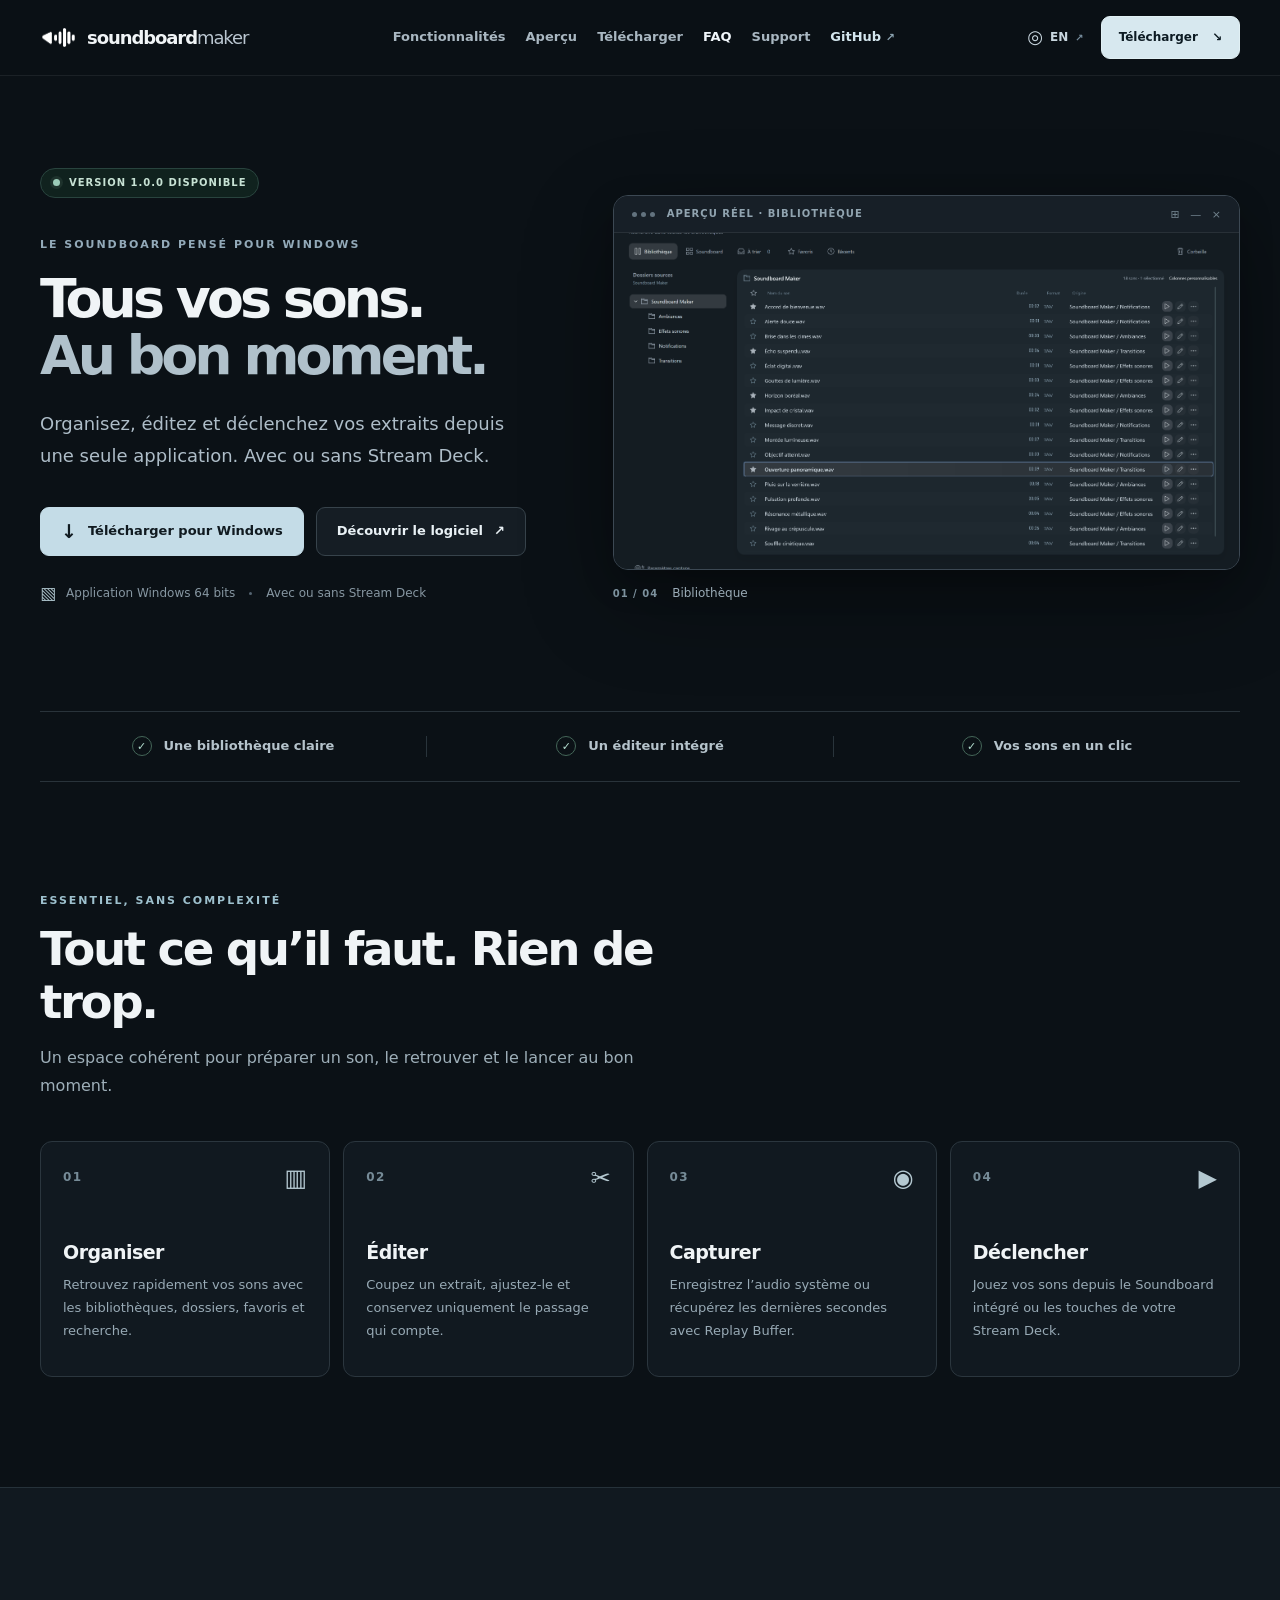
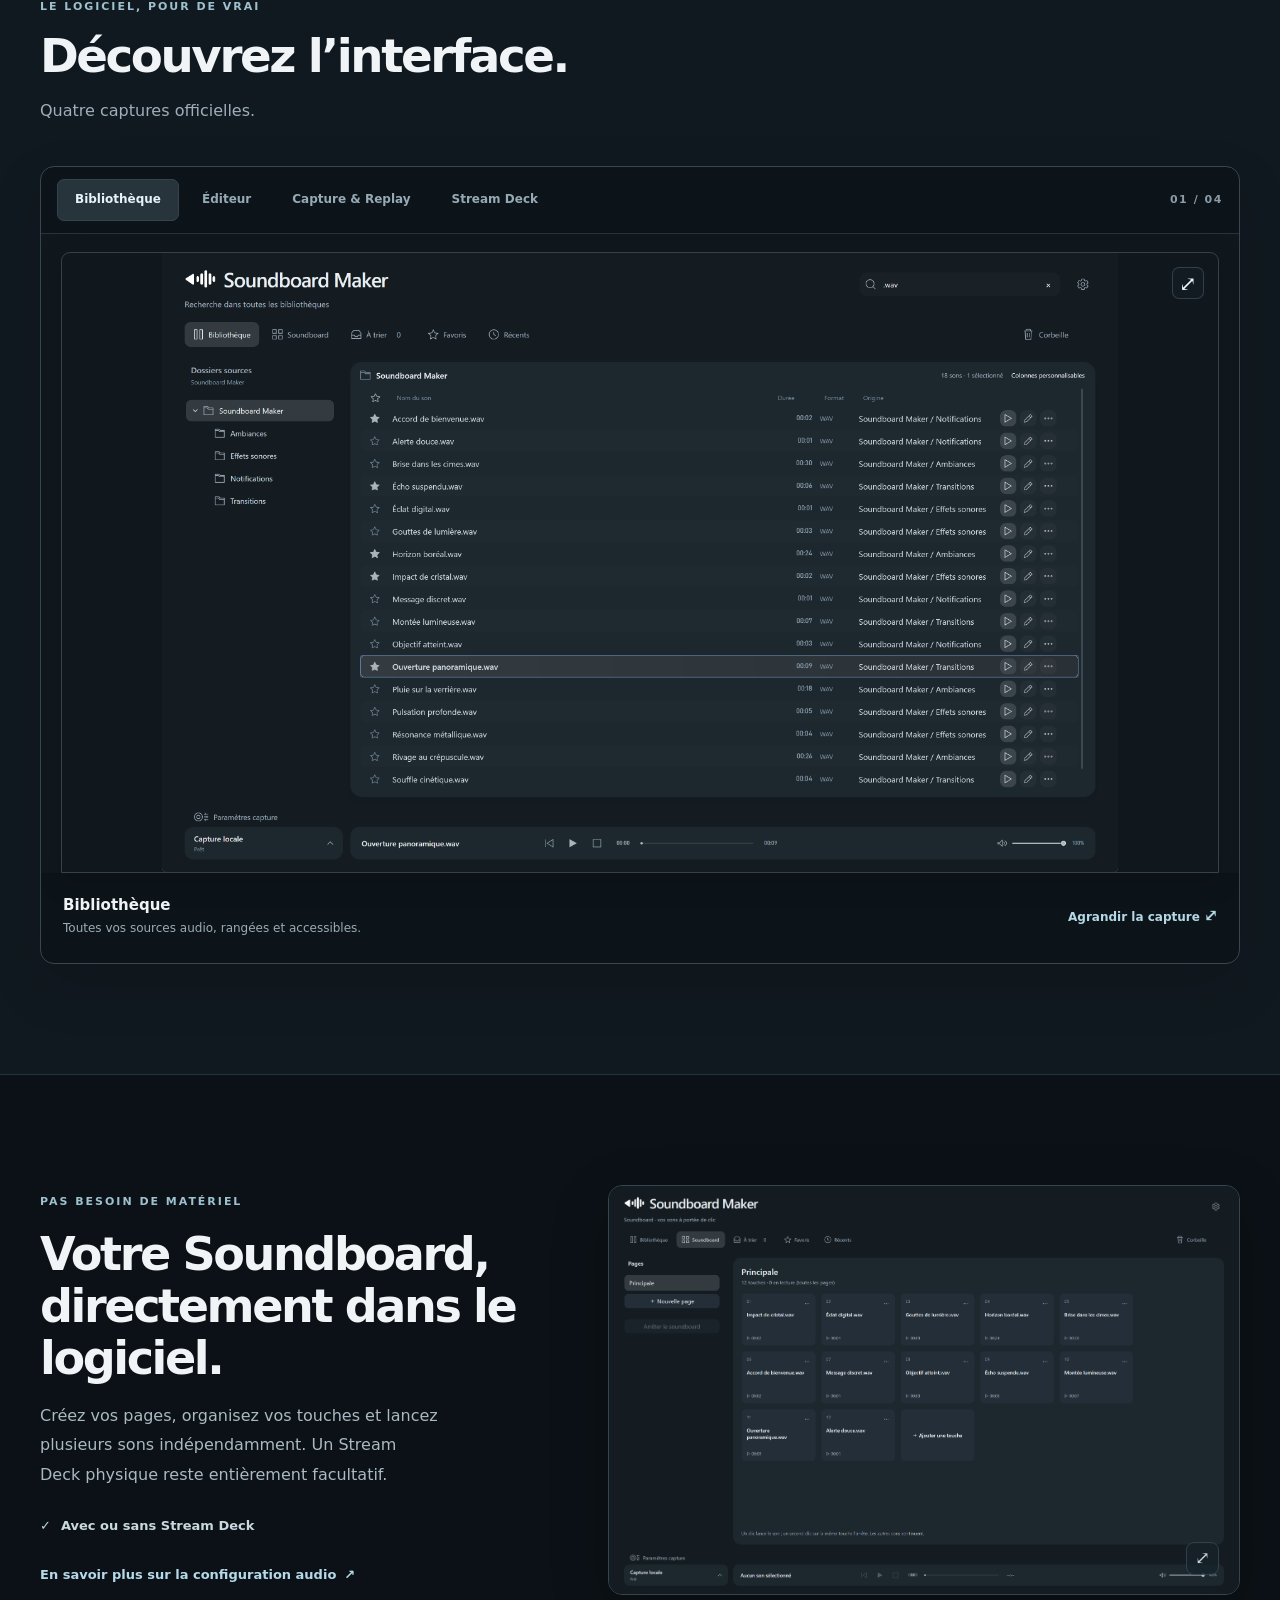
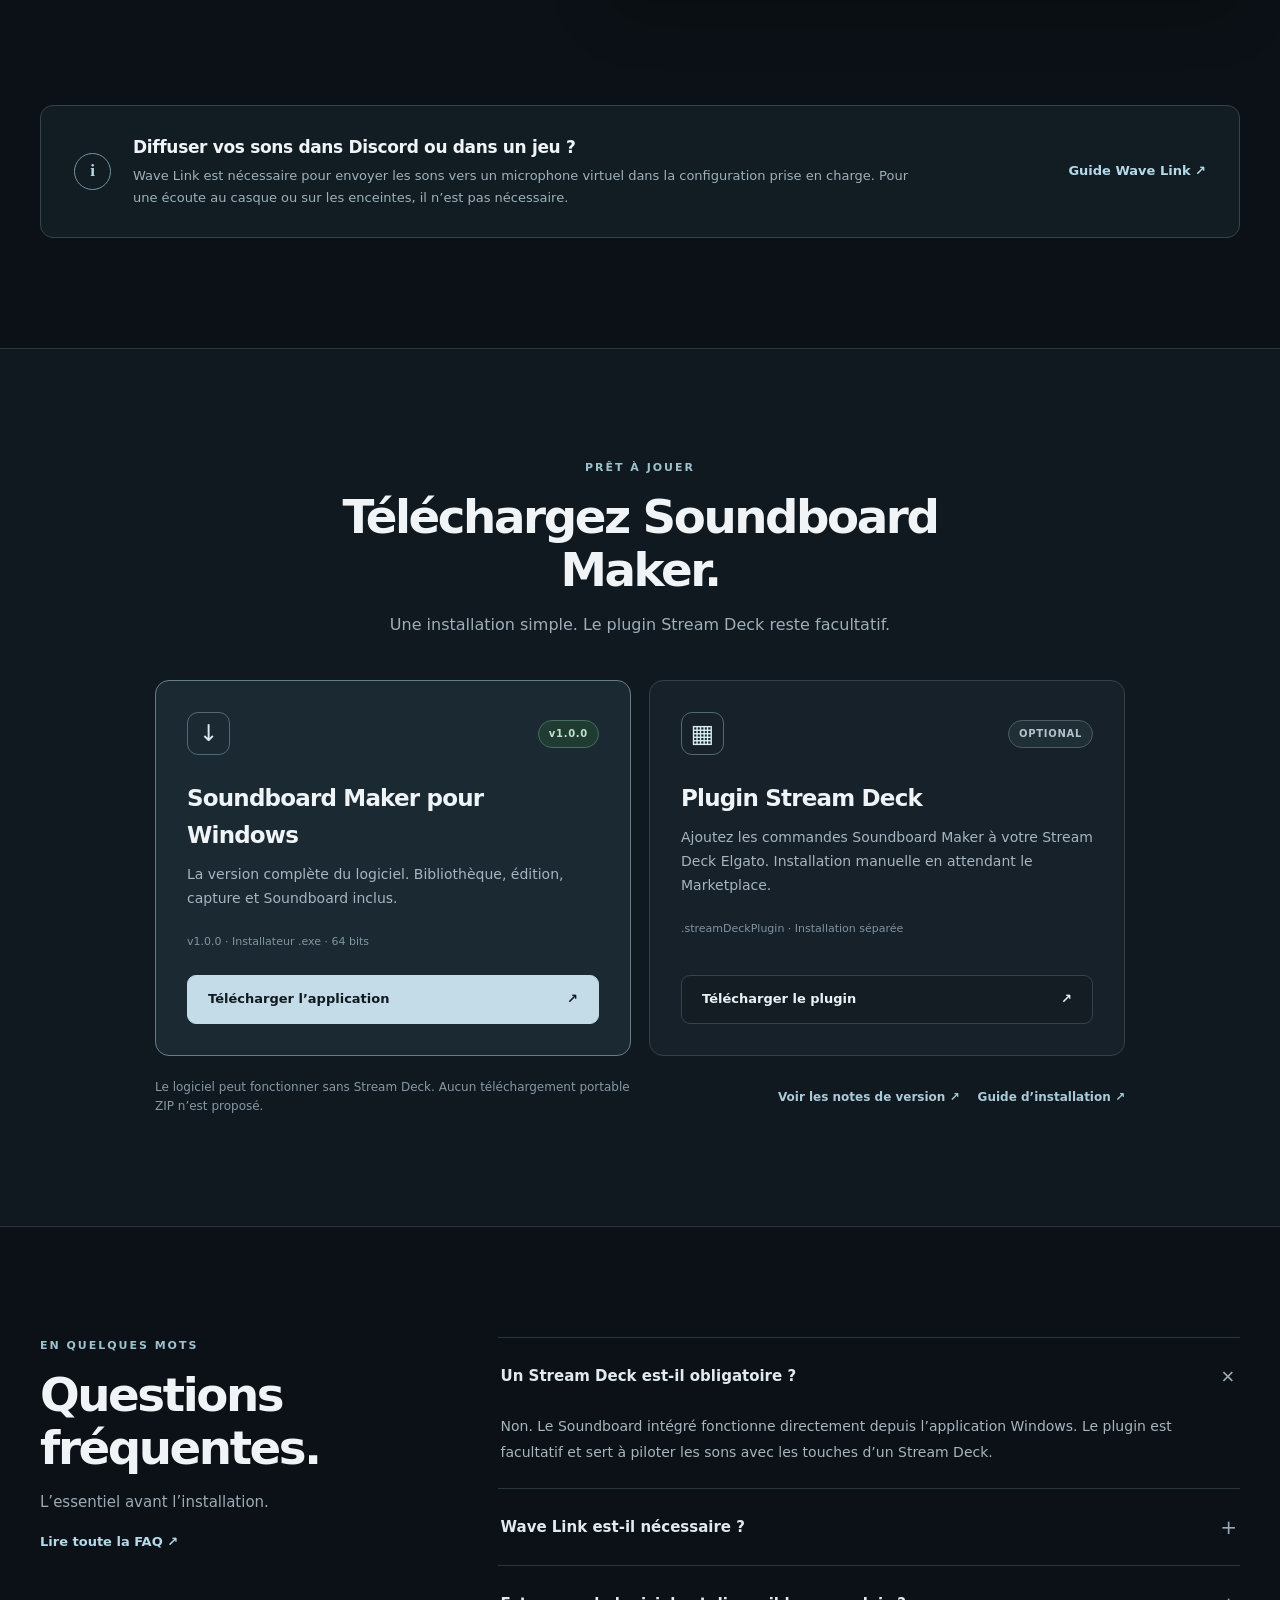
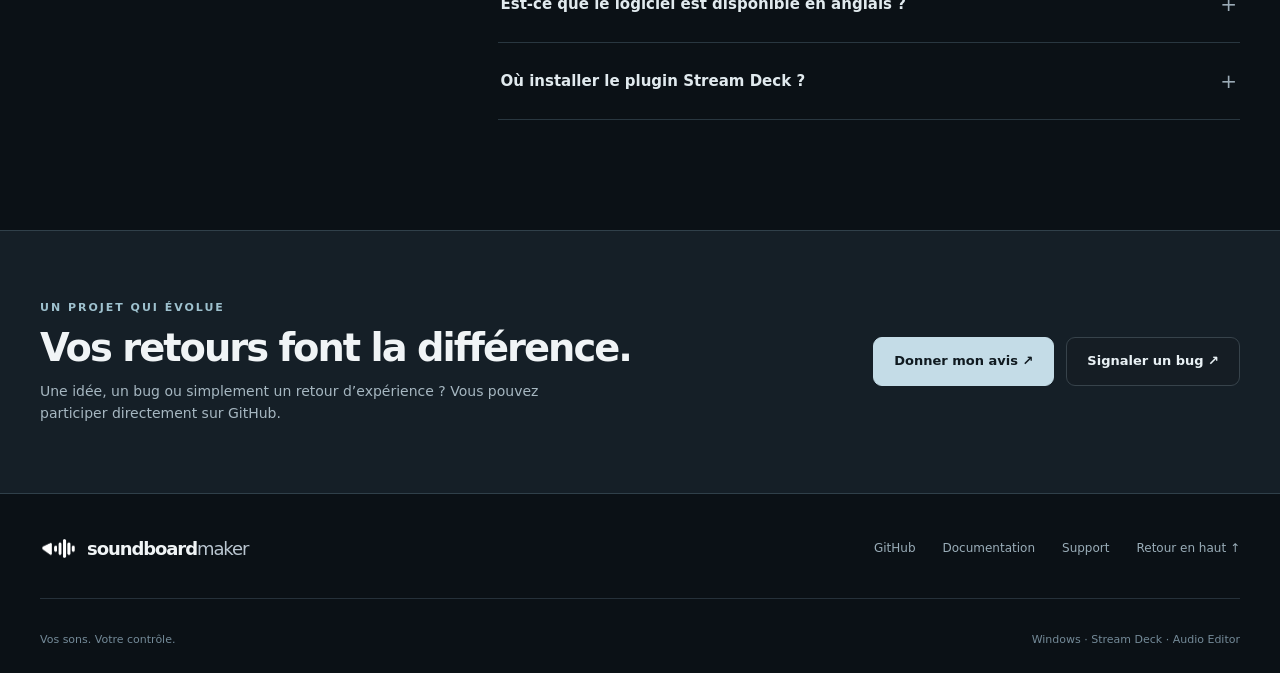
<file: docs/index.html>
<!doctype html>
<html lang="fr">
<head>
  <meta charset="utf-8">
  <meta name="viewport" content="width=device-width, initial-scale=1">
  <meta name="theme-color" content="#10161b">
  <title>Soundboard Maker — Soundboard Windows, éditeur audio et Stream Deck</title>
  <meta name="description" content="Soundboard Maker pour Windows : organisez, découpez et déclenchez vos sons. Soundboard intégré, éditeur audio, capture et plugin Stream Deck.">
  <link rel="alternate" hreflang="fr" href="https://sbmaker.fablitox.fr/">
  <link rel="alternate" hreflang="en" href="https://sbmaker.fablitox.fr/en/">
  <link rel="alternate" hreflang="x-default" href="https://sbmaker.fablitox.fr/">
  <link rel="canonical" href="https://sbmaker.fablitox.fr/">
  <meta property="og:type" content="website">
  <meta property="og:site_name" content="Soundboard Maker">
  <meta property="og:locale" content="fr_FR">
  <meta property="og:title" content="Soundboard Maker — Soundboard Windows, éditeur audio et Stream Deck">
  <meta property="og:description" content="Soundboard Maker pour Windows : organisez, découpez et déclenchez vos sons. Soundboard intégré, éditeur audio, capture et plugin Stream Deck.">
  <meta property="og:url" content="https://sbmaker.fablitox.fr/">
  <meta property="og:image" content="https://sbmaker.fablitox.fr/assets/social-preview.png?v=20261030-1">
  <meta property="og:image:width" content="1280">
  <meta property="og:image:height" content="640">
  <meta name="twitter:card" content="summary_large_image">
  <meta name="twitter:image" content="https://sbmaker.fablitox.fr/assets/social-preview.png?v=20261030-1">
  <link rel="icon" type="image/png" href="assets/logo-mark.png">
  <link rel="stylesheet" href="style.css?v=20261102-soundboard-ratio">
  <script src="app.js?v=20261102-redesign" defer></script>
  <script defer src="https://cloud.umami.is/script.js" data-website-id="fd426516-11d3-4d21-9e5f-0ff150baa547"></script>
</head>
<body id="top" data-language="fr">
  <header class="site-header" id="site-header">
    <div class="header-inner layout">
      <a href="/" class="brand" aria-label="Soundboard Maker — Home">
        <span class="brand-symbol"><img src="assets/logo-mark.png" alt="" width="33" height="23"></span>
        <span class="brand-name">soundboard<span>maker</span></span>
      </a>
      <nav class="site-nav" id="site-nav" aria-label="Navigation">
        <a href="#features">Fonctionnalités</a>
        <a href="#preview">Aperçu</a>
        <a href="#download">Télécharger</a>
        <a href="#faq">FAQ</a>
        <a href="#community">Support</a>
        <a href="https://github.com/Fablitox/SoundBoardMaker" target="_blank" rel="noopener noreferrer" class="nav-github">GitHub <span aria-hidden="true">↗</span></a>
      </nav>
      <div class="header-actions">
        <a class="language-switch" href="/en/" aria-label="Changer de langue : anglais" title="Changer de langue : anglais"><span class="language-globe" aria-hidden="true">◎</span> EN <span class="chev">↗</span></a>
        <a class="header-download" href="#download">Télécharger <span aria-hidden="true">↘</span></a>
        <button class="mobile-toggle" aria-label="Ouvrir le menu" aria-controls="site-nav" aria-expanded="false"><span></span><span></span><span></span></button>
      </div>
    </div>
  </header>

  <main>
    <section class="hero layout" aria-labelledby="hero-title">
      <div class="hero-copy">
        <div class="status-line"><span class="status-dot"></span> VERSION 1.0.0 DISPONIBLE</div>
        <div class="eyebrow">LE SOUNDBOARD PENSÉ POUR WINDOWS</div>
        <h1 id="hero-title">Tous vos sons.<br><span>Au bon moment.</span></h1>
        <p class="hero-lead">Organisez, éditez et déclenchez vos extraits depuis une seule application. Avec ou sans Stream Deck.</p>
        <div class="hero-ctas">
          <a class="button button-primary" href="#download"><span class="button-icon">↓</span> Télécharger pour Windows</a>
          <a class="button button-outline" href="#preview">Découvrir le logiciel <span aria-hidden="true">↗</span></a>
        </div>
        <div class="hero-meta"><span class="micro-icon">▧</span>Application Windows 64 bits <span class="sep"></span> Avec ou sans Stream Deck</div>
      </div>
      <div class="hero-visual">
        <div class="window-frame">
          <div class="window-toolbar"><span class="toolbar-name"><span class="three-dots"><i></i><i></i><i></i></span> APERÇU RÉEL · BIBLIOTHÈQUE</span><span class="toolbar-ctrl">⊞ &nbsp; — &nbsp; ×</span></div>
          <img class="hero-shot" src="screenshots/Bibliotheque_FR.png" alt="Soundboard Maker — Bibliothèque" loading="eager">
        </div>
        <div class="picture-caption"><span class="caption-index">01 / 04</span><span>Bibliothèque</span></div>
      </div>
    </section>
    <div class="hero-strip layout" aria-label="Fonctionnalités">
      <div><span class="strip-check">✓</span>Une bibliothèque claire</div>
      <div><span class="strip-check">✓</span>Un éditeur intégré</div>
      <div><span class="strip-check">✓</span>Vos sons en un clic</div>
    </div>

    <section class="section layout" id="features" aria-labelledby="features-title">
      <div class="section-top"><p class="section-label">ESSENTIEL, SANS COMPLEXITÉ</p><h2 id="features-title">Tout ce qu’il faut. Rien de trop.</h2><p class="section-intro">Un espace cohérent pour préparer un son, le retrouver et le lancer au bon moment.</p></div>
      <div class="feature-grid">
        
        <article class="feature-card"><div class="feature-top"><span class="feature-num">01</span><span class="feature-symbol" aria-hidden="true">▥</span></div><h3>Organiser</h3><p>Retrouvez rapidement vos sons avec les bibliothèques, dossiers, favoris et recherche.</p></article>
        
        <article class="feature-card"><div class="feature-top"><span class="feature-num">02</span><span class="feature-symbol" aria-hidden="true">✂</span></div><h3>Éditer</h3><p>Coupez un extrait, ajustez-le et conservez uniquement le passage qui compte.</p></article>
        
        <article class="feature-card"><div class="feature-top"><span class="feature-num">03</span><span class="feature-symbol" aria-hidden="true">◉</span></div><h3>Capturer</h3><p>Enregistrez l’audio système ou récupérez les dernières secondes avec Replay Buffer.</p></article>
        
        <article class="feature-card"><div class="feature-top"><span class="feature-num">04</span><span class="feature-symbol" aria-hidden="true">▶</span></div><h3>Déclencher</h3><p>Jouez vos sons depuis le Soundboard intégré ou les touches de votre Stream Deck.</p></article>
        
      </div>
    </section>

    <section class="section preview-section" id="preview" aria-labelledby="preview-title">
      <div class="layout">
        <div class="section-top"><p class="section-label">LE LOGICIEL, POUR DE VRAI</p><h2 id="preview-title">Découvrez l’interface.</h2><p class="section-intro">Quatre captures officielles.</p></div>
        <div class="preview-shell">
          <div class="preview-heading"><div role="tablist" aria-label="Aperçu" class="preview-tabs">
            
            <button class="preview-tab is-selected" type="button" role="tab" aria-selected="true" id="tab-library" data-image="screenshots/Bibliotheque_FR.png" data-label="Bibliothèque" data-detail="Toutes vos sources audio, rangées et accessibles.">Bibliothèque</button>
            
            <button class="preview-tab " type="button" role="tab" aria-selected="false" id="tab-editor" data-image="screenshots/Editeur_FR.png" data-label="Éditeur" data-detail="Découpe et traitement dans une interface précise.">Éditeur</button>
            
            <button class="preview-tab " type="button" role="tab" aria-selected="false" id="tab-capture" data-image="screenshots/Capture_Replay_FR.png" data-label="Capture &amp; Replay" data-detail="Capture locale et Replay Buffer réunis.">Capture &amp; Replay</button>
            
            <button class="preview-tab " type="button" role="tab" aria-selected="false" id="tab-deck" data-image="screenshots/StreamDeck_FR.png" data-label="Stream Deck" data-detail="Le plugin et ses commandes de lecture et capture.">Stream Deck</button>
            
          </div><span class="preview-index" id="preview-index">01 / 04</span></div>
          <div class="preview-stage" role="tabpanel" aria-labelledby="tab-library" id="preview-panel">
            <button class="preview-launch" id="open-preview" type="button" aria-label="Agrandir la capture">
              <img id="preview-image" src="screenshots/Bibliotheque_FR.png" alt="Bibliothèque — Soundboard Maker" loading="lazy">
              <span class="expand-icon" aria-hidden="true">⤢</span>
            </button>
          </div>
          <div class="preview-footer"><div><strong id="preview-caption-title">Bibliothèque</strong><span id="preview-caption-desc">Toutes vos sources audio, rangées et accessibles.</span></div><button class="preview-zoom" id="open-preview-text" type="button">Agrandir la capture <span>⤢</span></button></div>
        </div>
      </div>
    </section>

    <section class="section layout" id="soundboard" aria-labelledby="sound-title">
      <div class="soundboard-layout">
        <div class="soundboard-copy"><p class="section-label">PAS BESOIN DE MATÉRIEL</p><h2 id="sound-title">Votre Soundboard, directement dans le logiciel.</h2><p>Créez vos pages, organisez vos touches et lancez plusieurs sons indépendamment. Un Stream Deck physique reste entièrement facultatif.</p><div class="tiny-feature"><span>✓</span>Avec ou sans Stream Deck</div><a class="text-link" href="https://github.com/Fablitox/SoundBoardMaker/wiki/Wave-Link-FR" target="_blank" rel="noopener noreferrer">En savoir plus sur la configuration audio <span>↗</span></a></div>
        <button class="soundboard-screenshot" type="button" id="open-soundboard" aria-label="Agrandir la capture du Soundboard intégré">
          <img id="soundboard-image" src="screenshots/Soundboard_FR.png" alt="Capture officielle du Soundboard intégré à Soundboard Maker avec les pages et les touches audio" data-title="Soundboard intégré" loading="lazy" decoding="async">
          <span class="soundboard-zoom" aria-hidden="true">⤢</span>
        </button>
      </div>
    </section>

    <section class="wave-link layout" aria-label="Wave Link"><div class="wave-link-icon">i</div><div><h3>Diffuser vos sons dans Discord ou dans un jeu ?</h3><p>Wave Link est nécessaire pour envoyer les sons vers un microphone virtuel dans la configuration prise en charge. Pour une écoute au casque ou sur les enceintes, il n’est pas nécessaire.</p></div><a class="text-link" href="https://github.com/Fablitox/SoundBoardMaker/wiki/Wave-Link-FR" target="_blank" rel="noopener noreferrer">Guide Wave Link ↗</a></section>

    <section class="section download-section" id="download" aria-labelledby="download-title"><div class="layout">
      <div class="section-top center"><p class="section-label">PRÊT À JOUER</p><h2 id="download-title">Téléchargez Soundboard Maker.</h2><p class="section-intro">Une installation simple. Le plugin Stream Deck reste facultatif.</p></div>
      <div class="download-grid">
        <article class="download-card main-download"><div class="download-card-heading"><div class="download-icon">↓</div><span class="version-pill">v1.0.0</span></div><h3>Soundboard Maker pour Windows</h3><p>La version complète du logiciel. Bibliothèque, édition, capture et Soundboard inclus.</p><div class="download-meta">v1.0.0 · Installateur .exe · 64 bits</div><a href="https://github.com/Fablitox/SoundBoardMaker/releases/download/1.0.0/SoundboardMaker-Setup-1.0.0.exe" target="_blank" rel="noopener noreferrer" class="button button-primary download-button" data-download="installer" data-umami-event="download-installer">Télécharger l’application <span>↗</span></a></article>
        <article class="download-card"><div class="download-card-heading"><div class="download-icon deck-icon">▦</div><span class="optional-pill">OPTIONAL</span></div><h3>Plugin Stream Deck</h3><p>Ajoutez les commandes Soundboard Maker à votre Stream Deck Elgato. Installation manuelle en attendant le Marketplace.</p><div class="download-meta">.streamDeckPlugin · Installation séparée</div><a href="https://github.com/Fablitox/SoundBoardMaker/releases/download/1.0.0/com.soundboardmaker.streamdeck.streamDeckPlugin" target="_blank" rel="noopener noreferrer" class="button button-outline download-button" data-download="plugin" data-umami-event="download-streamdeck-plugin">Télécharger le plugin <span>↗</span></a></article>
      </div>
      <div class="download-foot"><p>Le logiciel peut fonctionner sans Stream Deck. Aucun téléchargement portable ZIP n’est proposé.</p><div><a href="https://github.com/Fablitox/SoundBoardMaker/releases/tag/1.0.0" target="_blank" rel="noopener noreferrer">Voir les notes de version ↗</a><a href="https://github.com/Fablitox/SoundBoardMaker/wiki/Installation-FR" target="_blank" rel="noopener noreferrer">Guide d’installation ↗</a></div></div>
    </div></section>

    <section class="section layout faq-section" id="faq" aria-labelledby="faq-title"><div class="faq-layout"><div class="faq-copy"><p class="section-label">EN QUELQUES MOTS</p><h2 id="faq-title">Questions fréquentes.</h2><p>L’essentiel avant l’installation.</p><a class="text-link" href="https://github.com/Fablitox/SoundBoardMaker/wiki/FAQ-FR" target="_blank" rel="noopener noreferrer">Lire toute la FAQ ↗</a></div><div class="faq-list">
    <details class="faq-item" open><summary>Un Stream Deck est-il obligatoire ? <span aria-hidden="true">+</span></summary><div class="faq-answer">Non. Le Soundboard intégré fonctionne directement depuis l’application Windows. Le plugin est facultatif et sert à piloter les sons avec les touches d’un Stream Deck.</div></details><details class="faq-item" ><summary>Wave Link est-il nécessaire ? <span aria-hidden="true">+</span></summary><div class="faq-answer">Uniquement pour router les sons vers un microphone virtuel (Discord, chat vocal en jeu) avec la configuration prise en charge. La lecture locale fonctionne sans Wave Link.</div></details><details class="faq-item" ><summary>Est-ce que le logiciel est disponible en anglais ? <span aria-hidden="true">+</span></summary><div class="faq-answer">Oui. Soundboard Maker propose une interface française et anglaise. Le site possède également une page anglaise distincte.</div></details><details class="faq-item" ><summary>Où installer le plugin Stream Deck ? <span aria-hidden="true">+</span></summary><div class="faq-answer">Téléchargez le fichier .streamDeckPlugin depuis GitHub Releases puis ouvrez-le avec Elgato Stream Deck. L’installation manuelle reste nécessaire jusqu’à sa publication sur le Marketplace.</div></details>
    </div></div></section>

    <section class="community-section" id="community"><div class="layout community-inner"><div><p class="section-label">UN PROJET QUI ÉVOLUE</p><h2>Vos retours font la différence.</h2><p>Une idée, un bug ou simplement un retour d’expérience ? Vous pouvez participer directement sur GitHub.</p></div><div class="community-actions"><a class="button button-primary" href="https://github.com/Fablitox/SoundBoardMaker/discussions" target="_blank" rel="noopener noreferrer">Donner mon avis ↗</a><a class="button button-outline" href="https://github.com/Fablitox/SoundBoardMaker/issues/new/choose" target="_blank" rel="noopener noreferrer">Signaler un bug ↗</a></div></div></section>
  </main>

  <footer class="footer"><div class="layout footer-main"><a href="#top" class="brand brand-footer"><span class="brand-symbol"><img src="assets/logo-mark.png" width="32" height="23" alt=""></span><span class="brand-name">soundboard<span>maker</span></span></a><div class="footer-links"><a href="https://github.com/Fablitox/SoundBoardMaker" target="_blank" rel="noopener noreferrer">GitHub</a><a href="https://github.com/Fablitox/SoundBoardMaker/wiki/Accueil" target="_blank" rel="noopener noreferrer">Documentation</a><a href="https://github.com/Fablitox/SoundBoardMaker/discussions" target="_blank" rel="noopener noreferrer">Support</a><a href="#top">Retour en haut ↑</a></div></div><div class="layout footer-low"><span>Vos sons. Votre contrôle.</span><span>Windows · Stream Deck · Audio Editor</span></div></footer>

  <dialog id="preview-dialog" class="preview-dialog" aria-label="Agrandir la capture"><div class="dialog-top"><strong id="dialog-title">Soundboard Maker</strong><button class="dialog-close" id="close-dialog" type="button" aria-label="Fermer la capture">✕</button></div><img id="dialog-image" src="screenshots/Bibliotheque_FR.png" alt=""><div class="dialog-hint">Échap pour fermer</div></dialog>
</body>
</html>
</file>
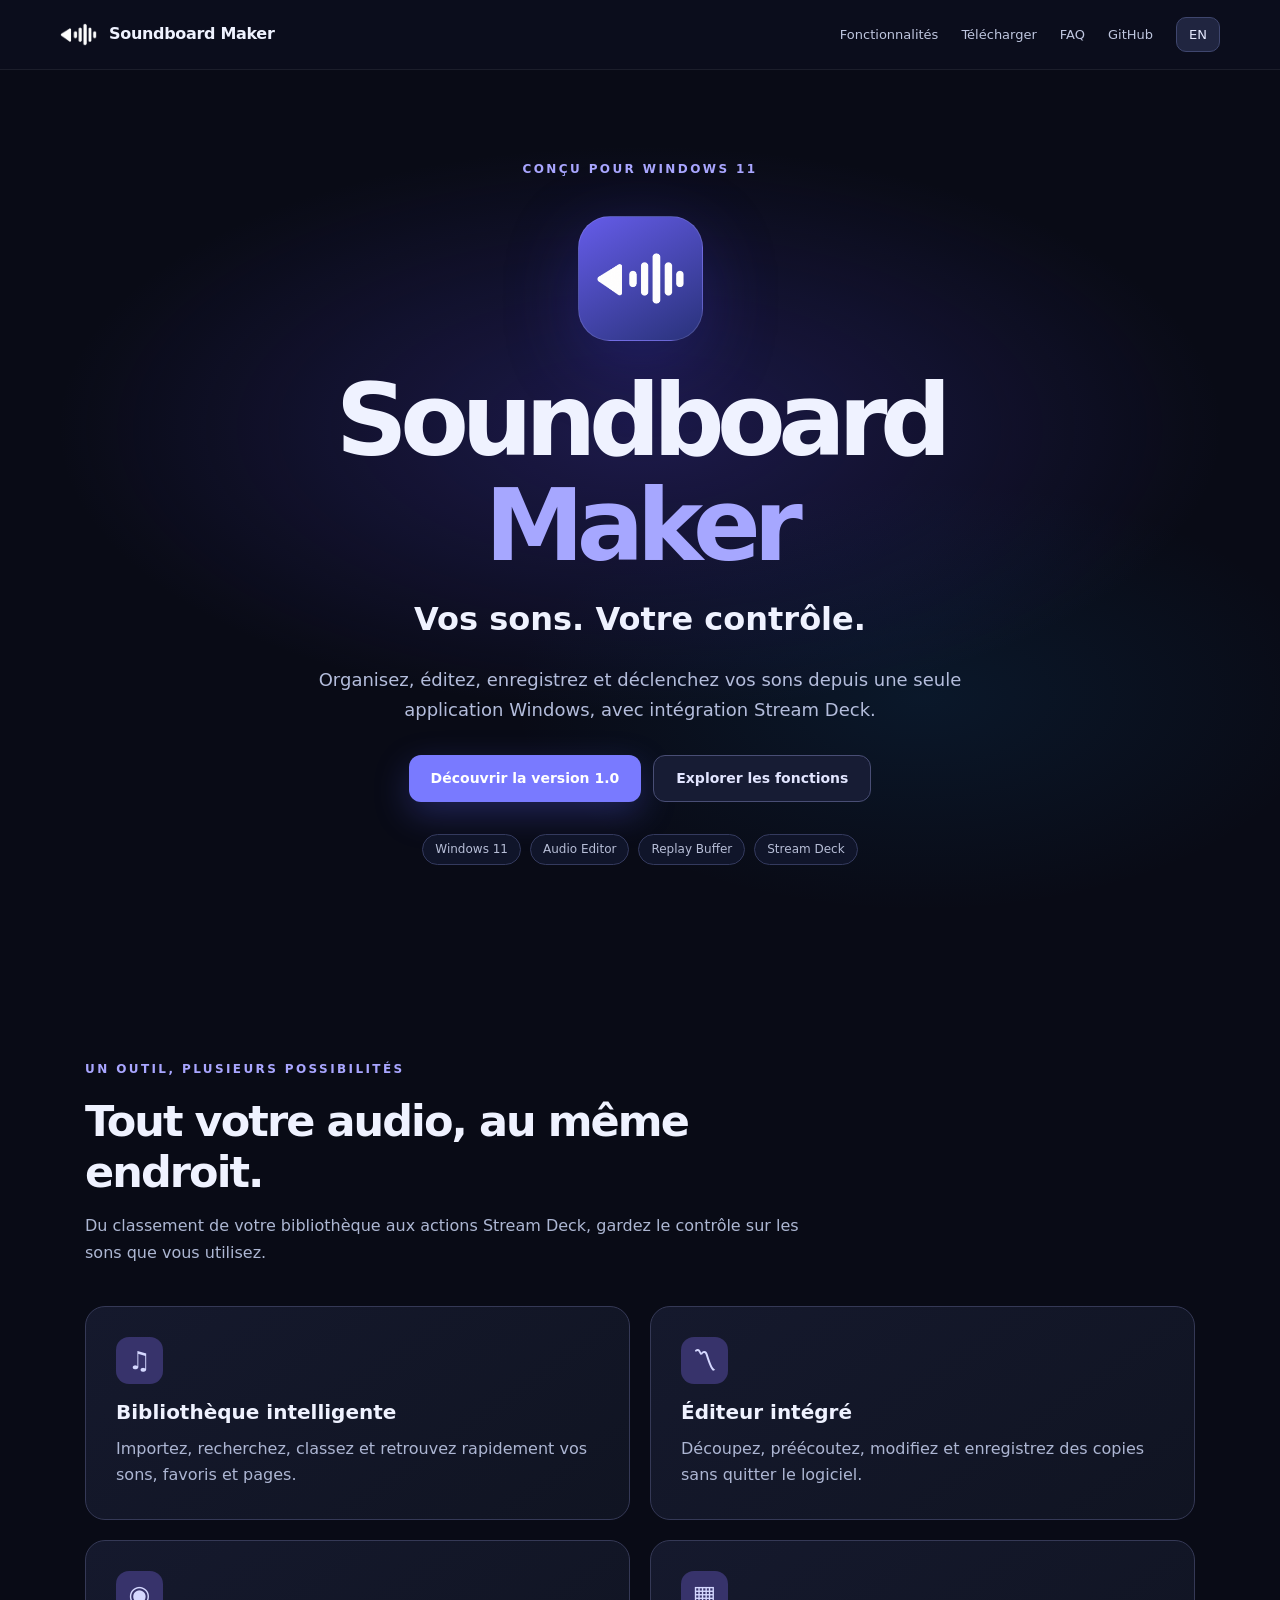
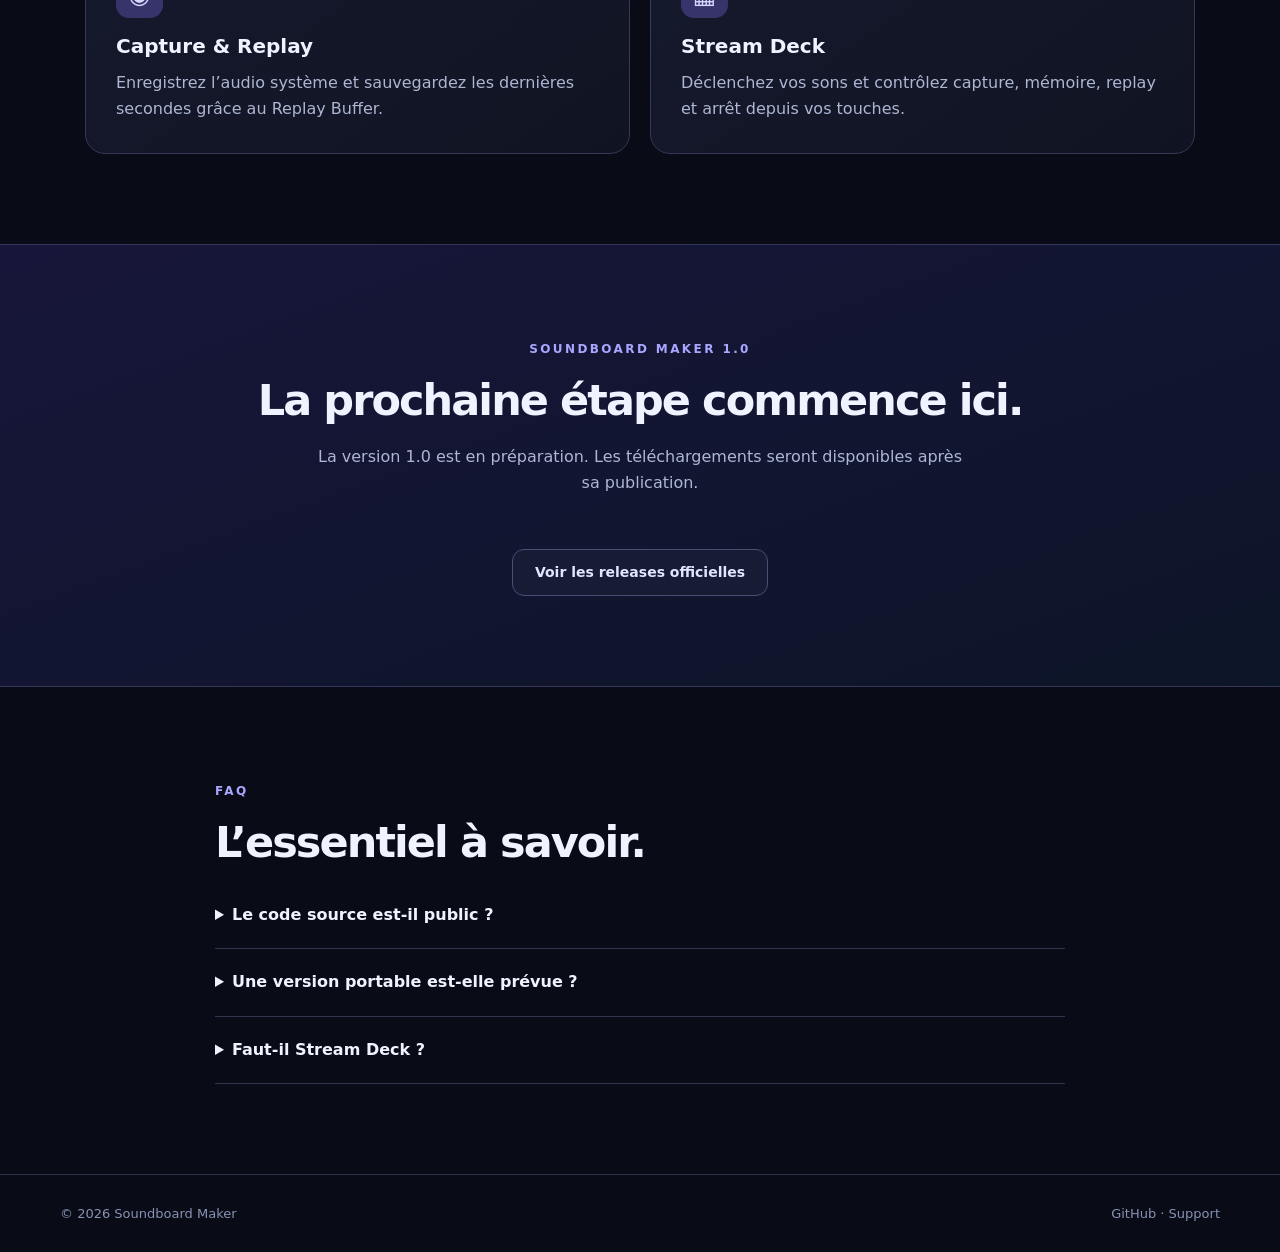
<file: site/index.html>
<!doctype html>
<html lang="fr"><head><meta charset="utf-8"><meta name="viewport" content="width=device-width,initial-scale=1">
<meta name="theme-color" content="#101327"><meta name="description" content="Soundboard Maker : organisez, éditez, enregistrez et déclenchez vos sons sous Windows 11, avec Stream Deck.">
<title>Soundboard Maker — Your sounds. Your control.</title><link rel="icon" href="../docs/assets/logo.png"><link rel="stylesheet" href="style.css"></head>
<body><header class="nav"><a class="brand" href="#top"><img src="../docs/assets/logo.png" alt=""> Soundboard Maker</a><nav><a href="#features" data-fr="Fonctionnalités" data-en="Features">Fonctionnalités</a><a href="#download" data-fr="Télécharger" data-en="Download">Télécharger</a><a href="#faq">FAQ</a><a href="https://github.com/Fablitox/SoundBoardMaker" target="_blank" rel="noopener">GitHub</a><button id="language" aria-label="Switch language">EN</button></nav></header>
<main id="top"><section class="hero"><div class="ambient"></div><div class="hero-body"><span class="eyebrow" data-fr="CONÇU POUR WINDOWS 11" data-en="BUILT FOR WINDOWS 11">CONÇU POUR WINDOWS 11</span><div class="logomark"><img src="../docs/assets/logo.png" alt=""></div><h1>Soundboard <span>Maker</span></h1><p class="lead" data-fr="Vos sons. Votre contrôle." data-en="Your sounds. Your control.">Vos sons. Votre contrôle.</p><p class="sublead" data-fr="Organisez, éditez, enregistrez et déclenchez vos sons depuis une seule application Windows, avec intégration Stream Deck." data-en="Organize, edit, record and trigger audio from one Windows application, with Stream Deck integration.">Organisez, éditez, enregistrez et déclenchez vos sons depuis une seule application Windows, avec intégration Stream Deck.</p><div class="actions"><a href="#download" class="primary" data-fr="Découvrir la version 1.0" data-en="Explore version 1.0">Découvrir la version 1.0</a><a href="#features" class="secondary" data-fr="Explorer les fonctions" data-en="Explore features">Explorer les fonctions</a></div><div class="pills"><span>Windows 11</span><span>Audio Editor</span><span>Replay Buffer</span><span>Stream Deck</span></div></div></section>
<section class="section" id="features"><div class="section-header"><span class="eyebrow" data-fr="UN OUTIL, PLUSIEURS POSSIBILITÉS" data-en="ONE APP, MORE CONTROL">UN OUTIL, PLUSIEURS POSSIBILITÉS</span><h2 data-fr="Tout votre audio, au même endroit." data-en="All your audio, in one place.">Tout votre audio, au même endroit.</h2><p data-fr="Du classement de votre bibliothèque aux actions Stream Deck, gardez le contrôle sur les sons que vous utilisez." data-en="From organizing your library to triggering Stream Deck actions, stay in control of your sounds.">Du classement de votre bibliothèque aux actions Stream Deck, gardez le contrôle sur les sons que vous utilisez.</p></div>
<div class="features"><article><div class="glyph">♫</div><h3 data-fr="Bibliothèque intelligente" data-en="Organized library">Bibliothèque intelligente</h3><p data-fr="Importez, recherchez, classez et retrouvez rapidement vos sons, favoris et pages." data-en="Import, search, organize and quickly find your sounds, favorites and pages.">Importez, recherchez, classez et retrouvez rapidement vos sons, favoris et pages.</p></article>
<article><div class="glyph">〽</div><h3 data-fr="Éditeur intégré" data-en="Built-in audio editor">Éditeur intégré</h3><p data-fr="Découpez, préécoutez, modifiez et enregistrez des copies sans quitter le logiciel." data-en="Trim, preview, edit and save copies without leaving the app.">Découpez, préécoutez, modifiez et enregistrez des copies sans quitter le logiciel.</p></article>
<article><div class="glyph">◉</div><h3>Capture & Replay</h3><p data-fr="Enregistrez l’audio système et sauvegardez les dernières secondes grâce au Replay Buffer." data-en="Record system audio and save the last seconds with Replay Buffer.">Enregistrez l’audio système et sauvegardez les dernières secondes grâce au Replay Buffer.</p></article>
<article><div class="glyph">▦</div><h3>Stream Deck</h3><p data-fr="Déclenchez vos sons et contrôlez capture, mémoire, replay et arrêt depuis vos touches." data-en="Trigger sounds and control recording, memory, replay and stop from your keys.">Déclenchez vos sons et contrôlez capture, mémoire, replay et arrêt depuis vos touches.</p></article></div></section>
<section class="section download" id="download"><span class="eyebrow">SOUNDBOARD MAKER 1.0</span><h2 data-fr="La prochaine étape commence ici." data-en="The next chapter starts here.">La prochaine étape commence ici.</h2><p id="release-status" data-fr="La version 1.0 est en préparation. Les téléchargements seront disponibles après sa publication." data-en="Version 1.0 is in preparation. Downloads will be available after release.">La version 1.0 est en préparation. Les téléchargements seront disponibles après sa publication.</p><div id="downloads" class="downloads" hidden></div><a class="secondary" href="https://github.com/Fablitox/SoundBoardMaker/releases" target="_blank" rel="noopener" data-fr="Voir les releases officielles" data-en="View official releases">Voir les releases officielles</a></section>
<section class="section faq" id="faq"><span class="eyebrow">FAQ</span><h2 data-fr="L’essentiel à savoir." data-en="Good to know.">L’essentiel à savoir.</h2><details><summary data-fr="Le code source est-il public ?" data-en="Is the source code public?">Le code source est-il public ?</summary><p data-fr="Non. Ce site et le dépôt public distribuent le logiciel et sa documentation ; le développement reste privé." data-en="No. This site and public repository distribute the app and documentation; development stays private.">Non. Ce site et le dépôt public distribuent le logiciel et sa documentation ; le développement reste privé.</p></details><details><summary data-fr="Une version portable est-elle prévue ?" data-en="Is a portable version planned?">Une version portable est-elle prévue ?</summary><p data-fr="Non. La distribution prévue utilise un installateur Windows .exe." data-en="No. The planned distribution uses a Windows .exe installer.">Non. La distribution prévue utilise un installateur Windows .exe.</p></details><details><summary data-fr="Faut-il Stream Deck ?" data-en="Is Stream Deck required?">Faut-il Stream Deck ?</summary><p data-fr="Non pour les fonctions principales du logiciel. L’intégration aux touches demande le logiciel Elgato Stream Deck et notre plugin." data-en="Not for the main desktop features. Key integration requires Elgato Stream Deck software and our plugin.">Non pour les fonctions principales du logiciel. L’intégration aux touches demande le logiciel Elgato Stream Deck et notre plugin.</p></details></section></main>
<footer><span>© 2026 Soundboard Maker</span><span><a href="https://github.com/Fablitox/SoundBoardMaker">GitHub</a> · <a href="https://github.com/Fablitox/SoundBoardMaker/issues">Support</a></span></footer><script src="app.js"></script></body></html>
</file>
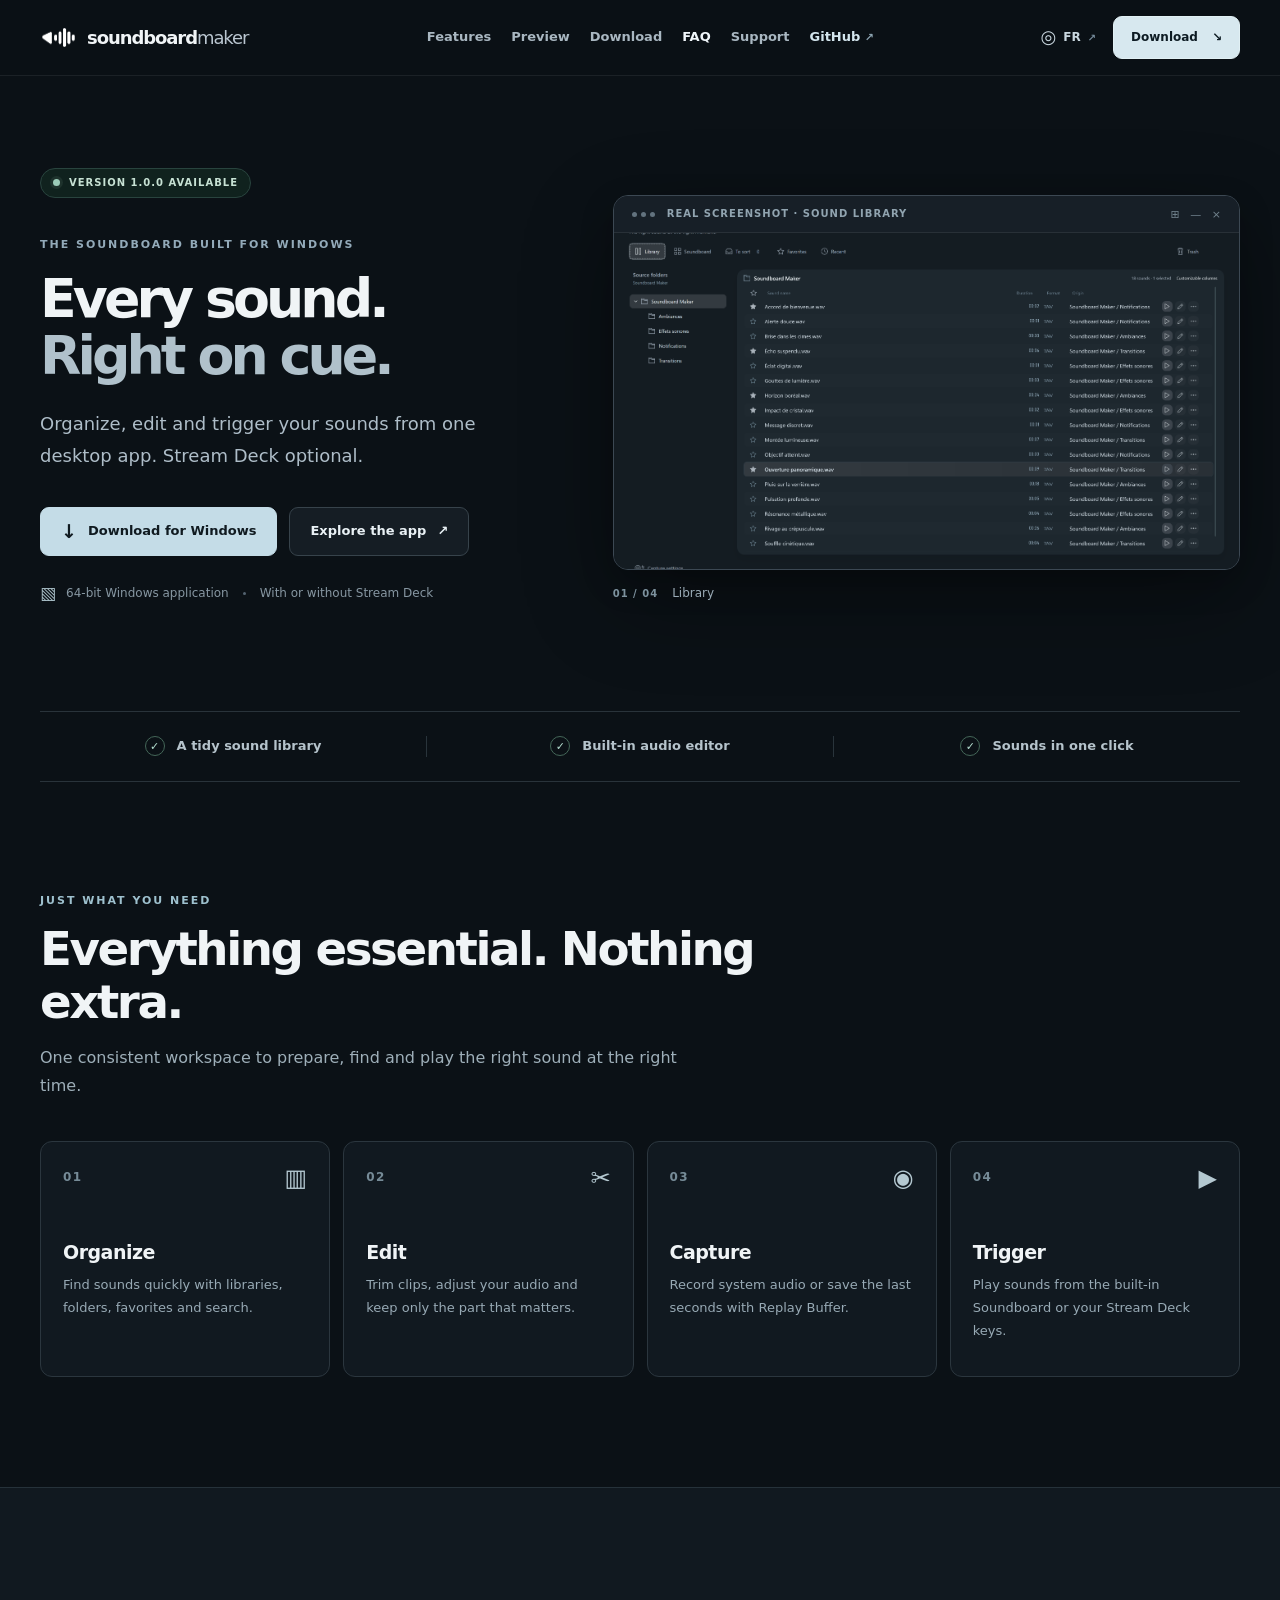
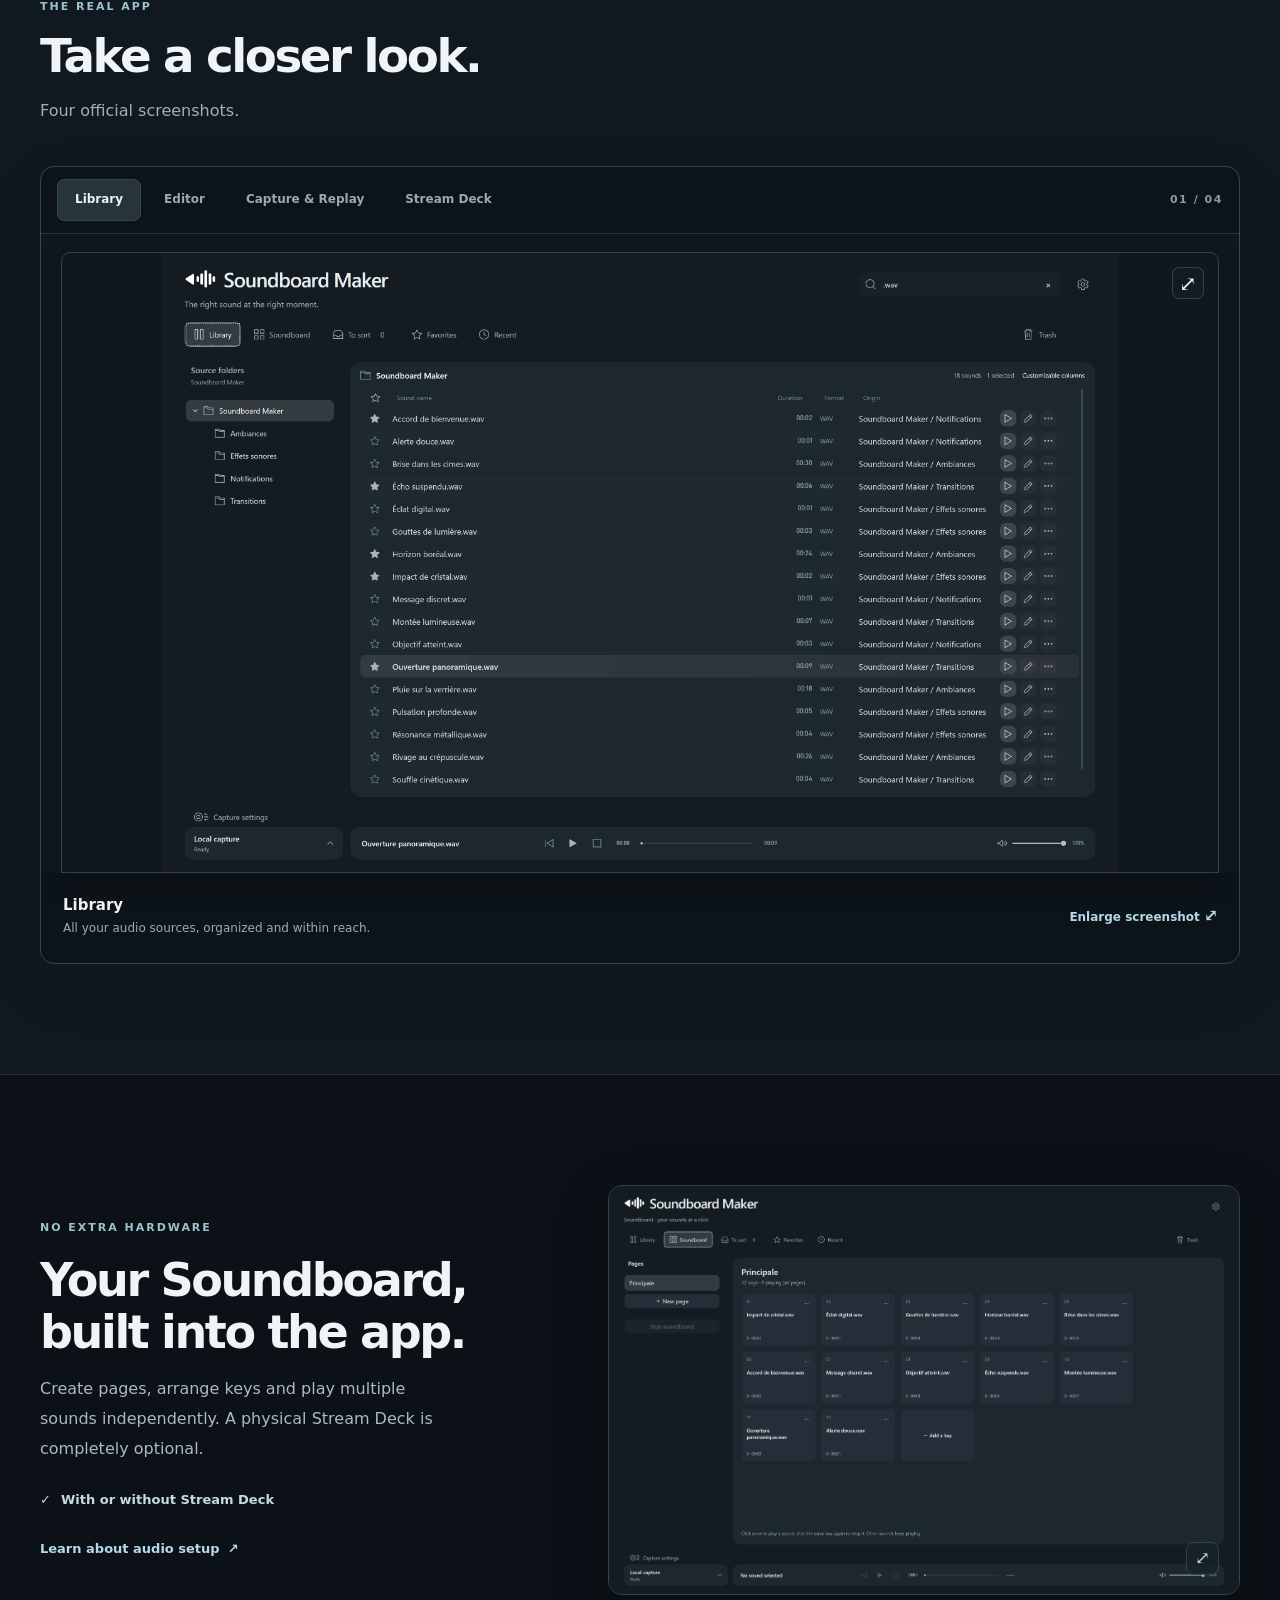
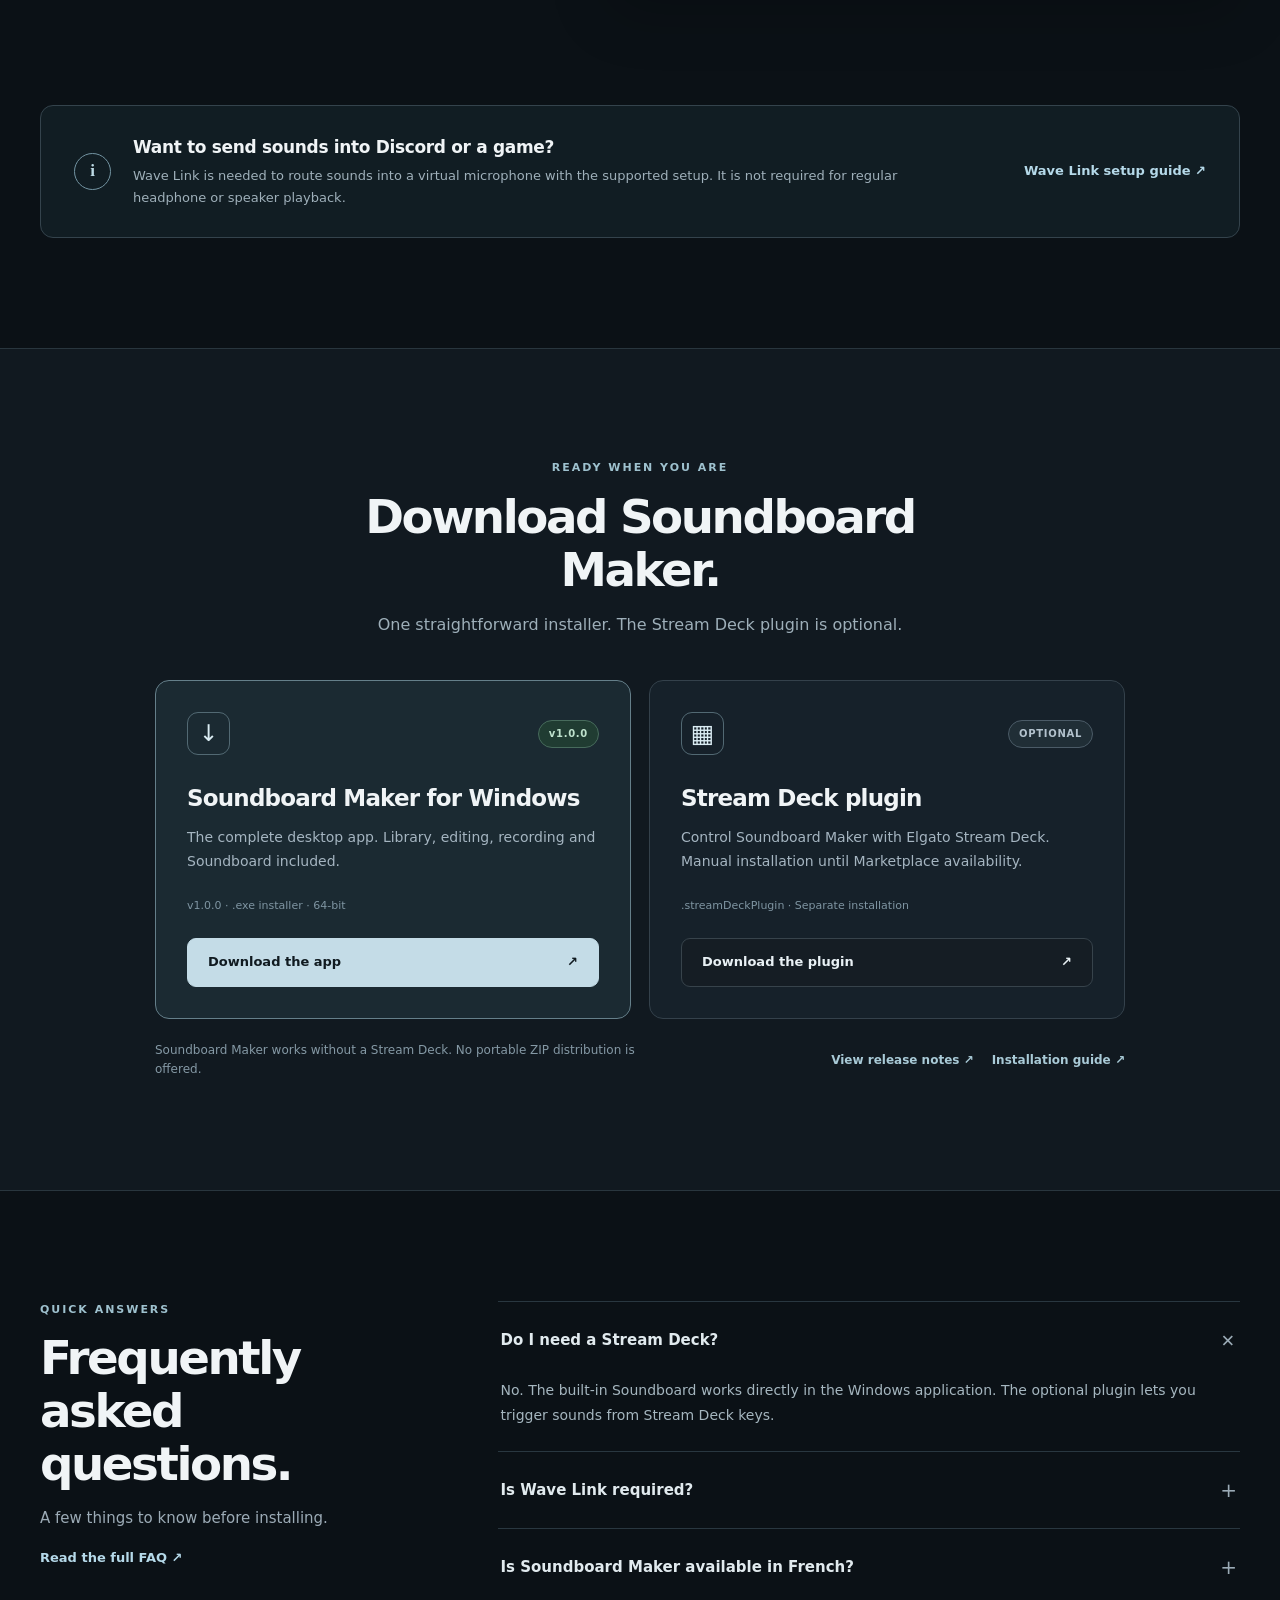
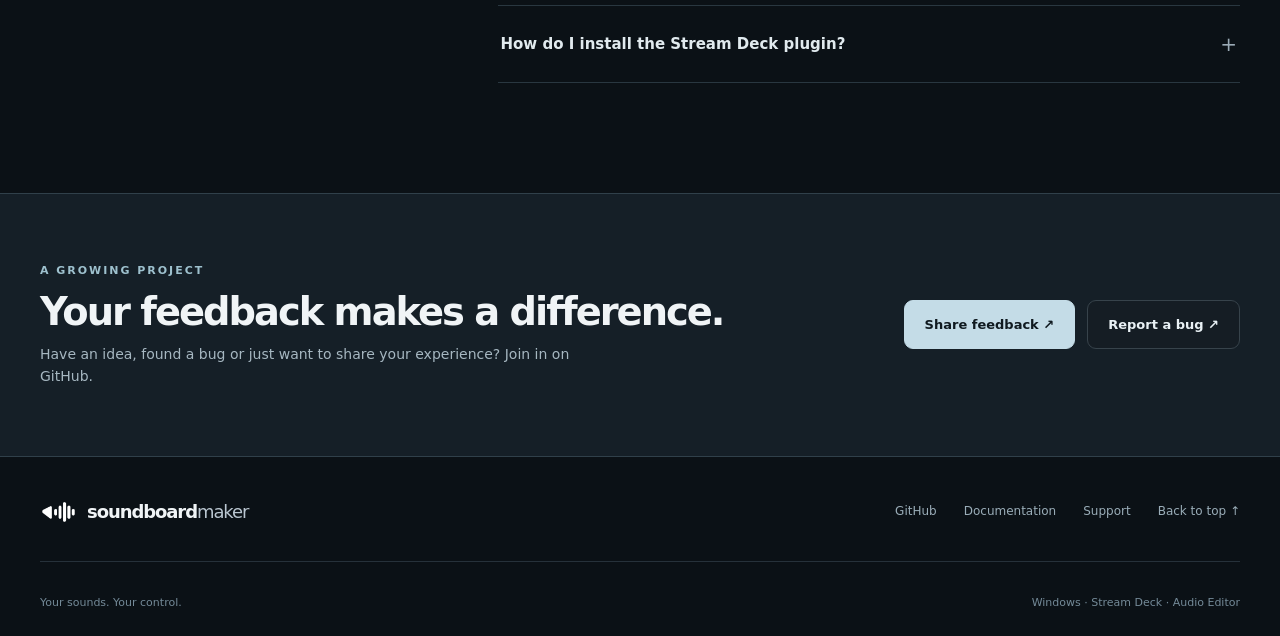
<file: docs/en/index.html>
<!doctype html>
<html lang="en">
<head>
  <meta charset="utf-8">
  <meta name="viewport" content="width=device-width, initial-scale=1">
  <meta name="theme-color" content="#10161b">
  <title>Soundboard Maker — Windows Soundboard, Audio Editor &amp; Stream Deck</title>
  <meta name="description" content="Soundboard Maker for Windows: organize, trim and trigger sounds. Built-in Soundboard, audio editor, system audio capture and Stream Deck plugin.">
  <link rel="alternate" hreflang="fr" href="https://sbmaker.fablitox.fr/">
  <link rel="alternate" hreflang="en" href="https://sbmaker.fablitox.fr/en/">
  <link rel="alternate" hreflang="x-default" href="https://sbmaker.fablitox.fr/">
  <link rel="canonical" href="https://sbmaker.fablitox.fr/en/">
  <meta property="og:type" content="website">
  <meta property="og:site_name" content="Soundboard Maker">
  <meta property="og:locale" content="en_US">
  <meta property="og:title" content="Soundboard Maker — Windows Soundboard, Audio Editor &amp; Stream Deck">
  <meta property="og:description" content="Soundboard Maker for Windows: organize, trim and trigger sounds. Built-in Soundboard, audio editor, system audio capture and Stream Deck plugin.">
  <meta property="og:url" content="https://sbmaker.fablitox.fr/en/">
  <meta property="og:image" content="https://sbmaker.fablitox.fr/assets/social-preview.png?v=20261030-1">
  <meta property="og:image:width" content="1280">
  <meta property="og:image:height" content="640">
  <meta name="twitter:card" content="summary_large_image">
  <meta name="twitter:image" content="https://sbmaker.fablitox.fr/assets/social-preview.png?v=20261030-1">
  <link rel="icon" type="image/png" href="../assets/logo-mark.png">
  <link rel="stylesheet" href="../style.css?v=20261102-soundboard-ratio">
  <script src="../app.js?v=20261102-redesign" defer></script>
  <script defer src="https://cloud.umami.is/script.js" data-website-id="fd426516-11d3-4d21-9e5f-0ff150baa547"></script>
</head>
<body id="top" data-language="en">
  <header class="site-header" id="site-header">
    <div class="header-inner layout">
      <a href="/en/" class="brand" aria-label="Soundboard Maker — Home">
        <span class="brand-symbol"><img src="../assets/logo-mark.png" alt="" width="33" height="23"></span>
        <span class="brand-name">soundboard<span>maker</span></span>
      </a>
      <nav class="site-nav" id="site-nav" aria-label="Navigation">
        <a href="#features">Features</a>
        <a href="#preview">Preview</a>
        <a href="#download">Download</a>
        <a href="#faq">FAQ</a>
        <a href="#community">Support</a>
        <a href="https://github.com/Fablitox/SoundBoardMaker" target="_blank" rel="noopener noreferrer" class="nav-github">GitHub <span aria-hidden="true">↗</span></a>
      </nav>
      <div class="header-actions">
        <a class="language-switch" href="/" aria-label="Switch language to French" title="Switch language to French"><span class="language-globe" aria-hidden="true">◎</span> FR <span class="chev">↗</span></a>
        <a class="header-download" href="#download">Download <span aria-hidden="true">↘</span></a>
        <button class="mobile-toggle" aria-label="Open menu" aria-controls="site-nav" aria-expanded="false"><span></span><span></span><span></span></button>
      </div>
    </div>
  </header>

  <main>
    <section class="hero layout" aria-labelledby="hero-title">
      <div class="hero-copy">
        <div class="status-line"><span class="status-dot"></span> VERSION 1.0.0 AVAILABLE</div>
        <div class="eyebrow">THE SOUNDBOARD BUILT FOR WINDOWS</div>
        <h1 id="hero-title">Every sound.<br><span>Right on cue.</span></h1>
        <p class="hero-lead">Organize, edit and trigger your sounds from one desktop app. Stream Deck optional.</p>
        <div class="hero-ctas">
          <a class="button button-primary" href="#download"><span class="button-icon">↓</span> Download for Windows</a>
          <a class="button button-outline" href="#preview">Explore the app <span aria-hidden="true">↗</span></a>
        </div>
        <div class="hero-meta"><span class="micro-icon">▧</span>64-bit Windows application <span class="sep"></span> With or without Stream Deck</div>
      </div>
      <div class="hero-visual">
        <div class="window-frame">
          <div class="window-toolbar"><span class="toolbar-name"><span class="three-dots"><i></i><i></i><i></i></span> REAL SCREENSHOT · SOUND LIBRARY</span><span class="toolbar-ctrl">⊞ &nbsp; — &nbsp; ×</span></div>
          <img class="hero-shot" src="../screenshots/Bibliotheque_EN.png" alt="Soundboard Maker — Library" loading="eager">
        </div>
        <div class="picture-caption"><span class="caption-index">01 / 04</span><span>Library</span></div>
      </div>
    </section>
    <div class="hero-strip layout" aria-label="Features">
      <div><span class="strip-check">✓</span>A tidy sound library</div>
      <div><span class="strip-check">✓</span>Built-in audio editor</div>
      <div><span class="strip-check">✓</span>Sounds in one click</div>
    </div>

    <section class="section layout" id="features" aria-labelledby="features-title">
      <div class="section-top"><p class="section-label">JUST WHAT YOU NEED</p><h2 id="features-title">Everything essential. Nothing extra.</h2><p class="section-intro">One consistent workspace to prepare, find and play the right sound at the right time.</p></div>
      <div class="feature-grid">
        
        <article class="feature-card"><div class="feature-top"><span class="feature-num">01</span><span class="feature-symbol" aria-hidden="true">▥</span></div><h3>Organize</h3><p>Find sounds quickly with libraries, folders, favorites and search.</p></article>
        
        <article class="feature-card"><div class="feature-top"><span class="feature-num">02</span><span class="feature-symbol" aria-hidden="true">✂</span></div><h3>Edit</h3><p>Trim clips, adjust your audio and keep only the part that matters.</p></article>
        
        <article class="feature-card"><div class="feature-top"><span class="feature-num">03</span><span class="feature-symbol" aria-hidden="true">◉</span></div><h3>Capture</h3><p>Record system audio or save the last seconds with Replay Buffer.</p></article>
        
        <article class="feature-card"><div class="feature-top"><span class="feature-num">04</span><span class="feature-symbol" aria-hidden="true">▶</span></div><h3>Trigger</h3><p>Play sounds from the built-in Soundboard or your Stream Deck keys.</p></article>
        
      </div>
    </section>

    <section class="section preview-section" id="preview" aria-labelledby="preview-title">
      <div class="layout">
        <div class="section-top"><p class="section-label">THE REAL APP</p><h2 id="preview-title">Take a closer look.</h2><p class="section-intro">Four official screenshots.</p></div>
        <div class="preview-shell">
          <div class="preview-heading"><div role="tablist" aria-label="Preview" class="preview-tabs">
            
            <button class="preview-tab is-selected" type="button" role="tab" aria-selected="true" id="tab-library" data-image="../screenshots/Bibliotheque_EN.png" data-label="Library" data-detail="All your audio sources, organized and within reach.">Library</button>
            
            <button class="preview-tab " type="button" role="tab" aria-selected="false" id="tab-editor" data-image="../screenshots/Editeur_EN.png" data-label="Editor" data-detail="Precise trimming and audio editing in one place.">Editor</button>
            
            <button class="preview-tab " type="button" role="tab" aria-selected="false" id="tab-capture" data-image="../screenshots/Capture_Replay_EN.png" data-label="Capture &amp; Replay" data-detail="Local recording and Replay Buffer together.">Capture &amp; Replay</button>
            
            <button class="preview-tab " type="button" role="tab" aria-selected="false" id="tab-deck" data-image="../screenshots/StreamDeck_EN.png" data-label="Stream Deck" data-detail="Plugin controls for playback and recording.">Stream Deck</button>
            
          </div><span class="preview-index" id="preview-index">01 / 04</span></div>
          <div class="preview-stage" role="tabpanel" aria-labelledby="tab-library" id="preview-panel">
            <button class="preview-launch" id="open-preview" type="button" aria-label="Enlarge screenshot">
              <img id="preview-image" src="../screenshots/Bibliotheque_EN.png" alt="Library — Soundboard Maker" loading="lazy">
              <span class="expand-icon" aria-hidden="true">⤢</span>
            </button>
          </div>
          <div class="preview-footer"><div><strong id="preview-caption-title">Library</strong><span id="preview-caption-desc">All your audio sources, organized and within reach.</span></div><button class="preview-zoom" id="open-preview-text" type="button">Enlarge screenshot <span>⤢</span></button></div>
        </div>
      </div>
    </section>

    <section class="section layout" id="soundboard" aria-labelledby="sound-title">
      <div class="soundboard-layout">
        <div class="soundboard-copy"><p class="section-label">NO EXTRA HARDWARE</p><h2 id="sound-title">Your Soundboard, built into the app.</h2><p>Create pages, arrange keys and play multiple sounds independently. A physical Stream Deck is completely optional.</p><div class="tiny-feature"><span>✓</span>With or without Stream Deck</div><a class="text-link" href="https://github.com/Fablitox/SoundBoardMaker/wiki/Wave-Link-EN" target="_blank" rel="noopener noreferrer">Learn about audio setup <span>↗</span></a></div>
        <button class="soundboard-screenshot" type="button" id="open-soundboard" aria-label="Enlarge built-in Soundboard screenshot">
          <img id="soundboard-image" src="../screenshots/Soundboard_EN.png" alt="Official Soundboard Maker screenshot showing the built-in Soundboard pages and sound keys" data-title="Built-in Soundboard" loading="lazy" decoding="async">
          <span class="soundboard-zoom" aria-hidden="true">⤢</span>
        </button>
      </div>
    </section>

    <section class="wave-link layout" aria-label="Wave Link"><div class="wave-link-icon">i</div><div><h3>Want to send sounds into Discord or a game?</h3><p>Wave Link is needed to route sounds into a virtual microphone with the supported setup. It is not required for regular headphone or speaker playback.</p></div><a class="text-link" href="https://github.com/Fablitox/SoundBoardMaker/wiki/Wave-Link-EN" target="_blank" rel="noopener noreferrer">Wave Link setup guide ↗</a></section>

    <section class="section download-section" id="download" aria-labelledby="download-title"><div class="layout">
      <div class="section-top center"><p class="section-label">READY WHEN YOU ARE</p><h2 id="download-title">Download Soundboard Maker.</h2><p class="section-intro">One straightforward installer. The Stream Deck plugin is optional.</p></div>
      <div class="download-grid">
        <article class="download-card main-download"><div class="download-card-heading"><div class="download-icon">↓</div><span class="version-pill">v1.0.0</span></div><h3>Soundboard Maker for Windows</h3><p>The complete desktop app. Library, editing, recording and Soundboard included.</p><div class="download-meta">v1.0.0 · .exe installer · 64-bit</div><a href="https://github.com/Fablitox/SoundBoardMaker/releases/download/1.0.0/SoundboardMaker-Setup-1.0.0.exe" target="_blank" rel="noopener noreferrer" class="button button-primary download-button" data-download="installer" data-umami-event="download-installer">Download the app <span>↗</span></a></article>
        <article class="download-card"><div class="download-card-heading"><div class="download-icon deck-icon">▦</div><span class="optional-pill">OPTIONAL</span></div><h3>Stream Deck plugin</h3><p>Control Soundboard Maker with Elgato Stream Deck. Manual installation until Marketplace availability.</p><div class="download-meta">.streamDeckPlugin · Separate installation</div><a href="https://github.com/Fablitox/SoundBoardMaker/releases/download/1.0.0/com.soundboardmaker.streamdeck.streamDeckPlugin" target="_blank" rel="noopener noreferrer" class="button button-outline download-button" data-download="plugin" data-umami-event="download-streamdeck-plugin">Download the plugin <span>↗</span></a></article>
      </div>
      <div class="download-foot"><p>Soundboard Maker works without a Stream Deck. No portable ZIP distribution is offered.</p><div><a href="https://github.com/Fablitox/SoundBoardMaker/releases/tag/1.0.0" target="_blank" rel="noopener noreferrer">View release notes ↗</a><a href="https://github.com/Fablitox/SoundBoardMaker/wiki/Installation-EN" target="_blank" rel="noopener noreferrer">Installation guide ↗</a></div></div>
    </div></section>

    <section class="section layout faq-section" id="faq" aria-labelledby="faq-title"><div class="faq-layout"><div class="faq-copy"><p class="section-label">QUICK ANSWERS</p><h2 id="faq-title">Frequently asked questions.</h2><p>A few things to know before installing.</p><a class="text-link" href="https://github.com/Fablitox/SoundBoardMaker/wiki/FAQ-EN" target="_blank" rel="noopener noreferrer">Read the full FAQ ↗</a></div><div class="faq-list">
    <details class="faq-item" open><summary>Do I need a Stream Deck? <span aria-hidden="true">+</span></summary><div class="faq-answer">No. The built-in Soundboard works directly in the Windows application. The optional plugin lets you trigger sounds from Stream Deck keys.</div></details><details class="faq-item" ><summary>Is Wave Link required? <span aria-hidden="true">+</span></summary><div class="faq-answer">Only to route sounds into a virtual microphone (Discord or in-game voice chat) using the supported setup. Normal speaker or headphone playback does not require Wave Link.</div></details><details class="faq-item" ><summary>Is Soundboard Maker available in French? <span aria-hidden="true">+</span></summary><div class="faq-answer">Yes. Soundboard Maker offers both French and English interfaces. This website also has separate language pages.</div></details><details class="faq-item" ><summary>How do I install the Stream Deck plugin? <span aria-hidden="true">+</span></summary><div class="faq-answer">Download the .streamDeckPlugin file from GitHub Releases and open it with Elgato Stream Deck. Manual installation is required until it appears on the Marketplace.</div></details>
    </div></div></section>

    <section class="community-section" id="community"><div class="layout community-inner"><div><p class="section-label">A GROWING PROJECT</p><h2>Your feedback makes a difference.</h2><p>Have an idea, found a bug or just want to share your experience? Join in on GitHub.</p></div><div class="community-actions"><a class="button button-primary" href="https://github.com/Fablitox/SoundBoardMaker/discussions" target="_blank" rel="noopener noreferrer">Share feedback ↗</a><a class="button button-outline" href="https://github.com/Fablitox/SoundBoardMaker/issues/new/choose" target="_blank" rel="noopener noreferrer">Report a bug ↗</a></div></div></section>
  </main>

  <footer class="footer"><div class="layout footer-main"><a href="#top" class="brand brand-footer"><span class="brand-symbol"><img src="../assets/logo-mark.png" width="32" height="23" alt=""></span><span class="brand-name">soundboard<span>maker</span></span></a><div class="footer-links"><a href="https://github.com/Fablitox/SoundBoardMaker" target="_blank" rel="noopener noreferrer">GitHub</a><a href="https://github.com/Fablitox/SoundBoardMaker/wiki/Welcome-EN" target="_blank" rel="noopener noreferrer">Documentation</a><a href="https://github.com/Fablitox/SoundBoardMaker/discussions" target="_blank" rel="noopener noreferrer">Support</a><a href="#top">Back to top ↑</a></div></div><div class="layout footer-low"><span>Your sounds. Your control.</span><span>Windows · Stream Deck · Audio Editor</span></div></footer>

  <dialog id="preview-dialog" class="preview-dialog" aria-label="Enlarge screenshot"><div class="dialog-top"><strong id="dialog-title">Soundboard Maker</strong><button class="dialog-close" id="close-dialog" type="button" aria-label="Close screenshot">✕</button></div><img id="dialog-image" src="../screenshots/Bibliotheque_EN.png" alt=""><div class="dialog-hint">Press Escape to close</div></dialog>
</body>
</html>
</file>
<file: docs/style.css>
:root{
  color-scheme:dark;
  --page:#0b1116;
  --page-soft:#0e151b;
  --card:#151e25;
  --card-dark:#111920;
  --stroke:#2a343d;
  --stroke-soft:#202b32;
  --ink:#f0f4f6;
  --muted:#abb6bf;
  --muted2:#778a98;
  --accent:#c4dce7;
  --accent-ink:#101a20;
  --green:#9bcbb8;
  --radius:16px;
  --max:1200px;
}
*{box-sizing:border-box}
html{scroll-behavior:smooth;scroll-padding-top:104px}
body{margin:0;background:var(--page);color:var(--ink);font:16px/1.6 "Segoe UI",Inter,ui-sans-serif,system-ui,-apple-system,BlinkMacSystemFont,sans-serif;-webkit-font-smoothing:antialiased}
a{color:inherit;text-decoration:none}
button{font:inherit;cursor:pointer}
button:focus-visible,a:focus-visible,summary:focus-visible{outline:2px solid #c5e6ed;outline-offset:4px}
.layout{width:min(var(--max),calc(100% - 72px));margin-inline:auto}
::selection{background:#9bbfcf;color:#071016}
.local-banner{height:28px;border-bottom:1px solid #26383d;background:#102124;color:#bfdcd8;font-size:10px;letter-spacing:.13em;text-transform:uppercase;display:flex;justify-content:center;align-items:center;gap:9px;font-weight:700}
.status-dot{display:inline-block;width:7px;height:7px;border-radius:100%;background:var(--green);box-shadow:0 0 0 3px #9bcbb818}
.site-header{height:76px;position:sticky;top:0;z-index:30;background:#0b1116ea;border-bottom:1px solid #ffffff12;backdrop-filter:blur(18px);-webkit-backdrop-filter:blur(18px)}
.header-inner{height:100%;display:flex;align-items:center;gap:24px}
.brand{display:inline-flex;align-items:center;gap:11px;white-space:nowrap;flex-shrink:0;line-height:1}
.brand-symbol{width:36px;height:34px;display:flex;align-items:center;justify-content:center}
.brand-symbol img{width:33px;height:auto;object-fit:contain}
.brand-name{font-size:18px;font-weight:750;letter-spacing:-.06em}
.brand-name span{font-weight:450;color:#bac6d0}
.site-nav{display:flex;align-items:center;justify-content:center;gap:20px;flex:1;margin-left:16px}
.site-nav a{font-size:13px;font-weight:560;color:#a9b7c1;transition:color .15s}
.site-nav a:hover,.site-nav a.is-active{color:#f0f6fa}
.site-nav .nav-github{white-space:nowrap;font-weight:700;color:#d4e6ee}
.site-nav .nav-github span{font-size:11px;color:#8da5b2}
.header-actions{display:flex;align-items:center;gap:13px}
.language-switch{display:inline-flex;align-items:center;gap:7px;color:#c9d7df;font-size:12px;padding:8px 4px;font-weight:750}
.language-globe{font-size:18px;line-height:0;transform:translateY(-1px)}
.chev{font-size:10px;color:#778d9d}
.header-download{border:1px solid #e1f0f4;background:#d7e8ef;color:#0d1b23;padding:11px 17px;border-radius:9px;display:flex;align-items:center;gap:14px;font-weight:760;font-size:12px;white-space:nowrap;transition:background .15s,transform .15s}
.header-download:hover{background:#fff;transform:translateY(-1px)}
.mobile-toggle{display:none;background:transparent;border:0;padding:9px;width:36px;height:38px;align-items:center;flex-direction:column;justify-content:center;gap:5px}
.mobile-toggle span{width:20px;height:1.8px;background:#d9e4e9;display:block;transition:transform .2s}
.hero{display:grid;grid-template-columns:minmax(0,.92fr) minmax(0,1.13fr);gap:62px;align-items:center;min-height:635px;padding-top:78px;padding-bottom:66px}
.hero-copy{padding-bottom:24px}
.status-line{display:inline-flex;align-items:center;gap:9px;border:1px solid #29443e;background:#10221e;padding:6px 12px;border-radius:100px;color:#c7e2d4;font-size:10px;letter-spacing:.1em;font-weight:800;white-space:nowrap}
.eyebrow,.section-label{margin:0;font-size:11px;font-weight:780;letter-spacing:.18em;color:#93aab9;text-transform:uppercase}
.eyebrow{margin-top:38px}
h1,h2,h3,p{overflow-wrap:break-word}
h1{font-size:clamp(47px,4.2vw,64px);line-height:1.065;letter-spacing:-.073em;font-weight:770;margin:16px 0 24px}
h1 span{color:#b0c1cb}
.hero-lead{font-size:18px;color:#aebdc8;line-height:1.8;max-width:500px;margin:0}
.hero-ctas{display:flex;gap:12px;flex-wrap:wrap;margin-top:34px}
.button{display:inline-flex;align-items:center;justify-content:center;gap:11px;min-height:49px;padding:12px 20px;border-radius:9px;font-size:13px;font-weight:740;border:1px solid transparent;white-space:nowrap;transition:background .2s,border .2s,transform .2s,box-shadow .2s}
.button:hover{transform:translateY(-2px)}
.button-primary{background:var(--accent);color:var(--accent-ink);border-color:var(--accent)}
.button-primary:hover{background:#e5f3f9;box-shadow:0 12px 35px #d8ecf413}
.button-outline{border-color:#37434b;color:#e9f1f5;background:#151d24}
.button-outline:hover{border-color:#7c9caa;background:#1d2931}
.button-icon{font-size:19px;line-height:0}
.hero-meta{display:flex;gap:10px;align-items:center;color:#8797a2;font-size:12px;margin-top:24px}
.micro-icon{font-size:17px;color:#a9bfc7}
.sep{width:3px;height:3px;border-radius:100%;background:#546471;margin-inline:4px}
.hero-visual{min-width:0;position:relative}
.window-frame{background:#141d24;border:1px solid #3c4853;border-radius:15px;overflow:hidden;box-shadow:0 30px 92px #0005,0 12px 34px #0003}
.window-toolbar{height:37px;padding:0 18px;background:#171f27;border-bottom:1px solid #ffffff13;display:flex;align-items:center;justify-content:space-between;gap:10px}
.toolbar-name{display:flex;align-items:center;gap:12px;font-size:10px;letter-spacing:.1em;color:#91a4b0;font-weight:650}
.three-dots{display:flex;gap:4px;align-items:center}
.three-dots i{width:5px;height:5px;border-radius:100%;background:#62727e;display:block}
.toolbar-ctrl{color:#72838e;font-size:11px}
.hero-shot{width:100%;height:auto;display:block;aspect-ratio:2048/1100;object-fit:cover}
.picture-caption{margin-top:14px;display:flex;gap:14px;align-items:center;color:#9aabb6;font-size:12px;font-weight:530}
.caption-index{color:#7d929e;font-size:10px;font-weight:750;letter-spacing:.1em}
.hero-strip{display:flex;justify-content:space-between;gap:20px;border-top:1px solid #29333a;border-bottom:1px solid #29333a;padding-block:24px;color:#b5c3cb;font-size:13px;font-weight:570}
.hero-strip>div{display:flex;align-items:center;gap:12px;flex:1;justify-content:center}
.hero-strip>div:not(:last-child){border-right:1px solid #29343b}
.strip-check{display:flex;align-items:center;justify-content:center;width:20px;height:20px;border-radius:50%;font-size:11px;color:#b4ded0;border:1px solid #446658}
.section{padding-block:110px}
.section-top{max-width:720px;margin-bottom:41px}
.section-label{color:#9ec1ce}
h2{font-size:clamp(32px,3.65vw,51px);line-height:1.13;letter-spacing:-.052em;font-weight:710;margin:14px 0 15px}
.section-intro{font-size:16px;line-height:1.75;color:#9eafb9;margin:0;max-width:650px}
.feature-grid{display:grid;grid-template-columns:repeat(4,minmax(0,1fr));gap:13px}
.feature-card{min-height:236px;padding:24px 22px 28px;border:1px solid #2b363e;background:#111920;border-radius:12px;display:flex;flex-direction:column}
.feature-top{display:flex;justify-content:space-between;align-items:center;margin-bottom:47px}
.feature-num{font-size:12px;color:#768b97;font-weight:650;letter-spacing:.12em}
.feature-symbol{font-size:24px;color:#c6dbe4;line-height:1;opacity:.9}
.feature-card h3{font-size:19px;font-weight:700;letter-spacing:-.027em;margin:0 0 7px}
.feature-card p{color:#98aab5;font-size:13px;line-height:1.75;margin:0}
.preview-section{background:#111920;border-block:1px solid #26323a}
.preview-shell{border:1px solid #39464e;border-radius:14px;overflow:hidden;background:#0d1419;box-shadow:0 22px 55px #0002}
.preview-heading{padding:12px 16px;display:flex;align-items:center;justify-content:space-between;gap:20px;border-bottom:1px solid #26343d}
.preview-tabs{display:flex;flex-wrap:wrap;gap:5px}
.preview-tab{border:1px solid transparent;border-radius:7px;padding:10px 17px;background:transparent;color:#96aab6;font-size:12px;font-weight:710;transition:background .2s,color .2s}
.preview-tab.is-selected{background:#27343c;color:#e7f3f8;border-color:#34444f}
.preview-tab:hover:not(.is-selected){color:white;background:#17232b}
.preview-index{font-size:11px;color:#8b9ba7;font-weight:750;letter-spacing:.14em;white-space:nowrap}
.preview-stage{padding:18px 20px 0;background:#10181e}
.preview-launch{width:100%;background:transparent;display:block;padding:0;border:0;position:relative;text-align:left;cursor:zoom-in}
.preview-launch img{width:100%;height:auto;display:block;aspect-ratio:2048/1100;object-fit:contain;border:1px solid #35424b;border-radius:9px 9px 0 0;box-shadow:0 7px 28px #0003}
.expand-icon{position:absolute;right:15px;top:15px;width:32px;height:32px;display:grid;place-items:center;background:#131d24d9;color:#ecf7ff;border:1px solid #8194a74b;border-radius:7px;font-size:21px}
.preview-footer{display:flex;align-items:center;justify-content:space-between;gap:15px;padding:20px 22px 24px}
.preview-footer>div{display:flex;flex-direction:column;gap:2px}
.preview-footer strong{font-size:15px;font-weight:700}
.preview-footer span{font-size:12px;color:#9aabb6}
.preview-zoom{background:transparent;color:#b5d8e6;font-size:12px;font-weight:700;border:0;padding:8px 0}
.preview-zoom span{font-size:16px;color:#b5d8e6}
.soundboard-layout{display:grid;grid-template-columns:minmax(0,.9fr) minmax(0,1.1fr);align-items:center;gap:clamp(28px,4vw,58px)}
.soundboard-copy h2{font-size:clamp(32px,3.6vw,50px);margin-top:18px}
.soundboard-copy>p:not(.section-label){color:#aab9c2;font-size:16px;line-height:1.85;max-width:400px}
.tiny-feature{display:flex;align-items:center;gap:10px;color:#c8d9e0;margin:27px 0 10px;font-size:13px;font-weight:640}
.tiny-feature span{color:#b6d7c9}
.text-link{display:inline-flex;align-items:center;gap:8px;color:#b5d9e9;font-size:13px;font-weight:700;margin-top:18px;transition:color .15s}
.text-link:hover{color:#fff}
.soundboard-screenshot{position:relative;display:block;justify-self:center;align-self:center;box-sizing:border-box;min-width:0;max-width:720px;width:100%;margin:0;padding:0;overflow:hidden;aspect-ratio:3046/1977;background:#121b22;border:1px solid #344550;border-radius:14px;box-shadow:0 18px 60px #0003;cursor:zoom-in;text-align:left;appearance:none;transition:border-color .17s,transform .17s}
.soundboard-screenshot:hover,.soundboard-screenshot:focus-visible{border-color:#8eb0c3;transform:translateY(-2px);outline:none}
.soundboard-screenshot:focus-visible{box-shadow:0 0 0 3px #8eb0c344,0 18px 60px #0003}
.soundboard-screenshot img{display:block;width:100%;max-width:100%;height:auto;aspect-ratio:3046/1977;object-fit:contain;object-position:center;border-radius:0}
.soundboard-zoom{position:absolute;right:20px;bottom:19px;display:grid;place-items:center;width:33px;height:33px;border-radius:8px;border:1px solid #354651;background:#17232bdb;color:#e5f2f8;font-size:18px;pointer-events:none;opacity:.85}
@media(prefers-reduced-motion:reduce){.soundboard-screenshot{transition:none}.soundboard-screenshot:hover{transform:none}}
.wave-link{display:flex;align-items:center;gap:22px;padding:28px 33px;border:1px solid #34434c;border-radius:13px;background:#111d23}
.wave-link-icon{border-radius:100px;border:1px solid #7394a2;width:37px;height:37px;display:grid;place-items:center;flex:none;font:700 17px Georgia,serif;color:#bedbe5}
.wave-link>div:nth-child(2){flex:1}
.wave-link h3{font-size:17px;font-weight:700;letter-spacing:-.02em;margin:0 0 4px}
.wave-link p{font-size:13px;color:#9fb0ba;max-width:790px;margin:0;line-height:1.7}
.wave-link .text-link{margin-top:0;white-space:nowrap}
.download-section{margin-top:110px;background:#111920;border-block:1px solid #29363e}
.section-top.center{text-align:center;margin-inline:auto}
.section-top.center .section-intro{margin-inline:auto}
.download-grid{display:grid;grid-template-columns:repeat(2,minmax(0,1fr));gap:18px;max-width:970px;margin-inline:auto}
.download-card{padding:31px;border:1px solid #34414b;border-radius:14px;background:#16212a;min-height:300px;display:flex;flex-direction:column;align-items:flex-start}
.download-card.main-download{border-color:#657f8a;background:#1b2a32}
.download-card-heading{display:flex;align-items:center;justify-content:space-between;width:100%;gap:12px;margin-bottom:25px}
.download-icon{width:43px;height:43px;border:1px solid #526973;border-radius:11px;color:#dbedf4;display:grid;place-items:center;font-size:23px;font-weight:300}
.download-icon.deck-icon{font-size:25px}
.version-pill,.optional-pill{border:1px solid #476b5c;background:#203c32;padding:5px 10px;border-radius:40px;color:#bee1cc;font-size:10px;font-weight:740;letter-spacing:.07em}
.optional-pill{background:#202e36;border-color:#4b5b67;color:#b3c2cd}
.download-card h3{font-size:23px;letter-spacing:-.035em;font-weight:720;margin:0 0 9px}
.download-card p{font-size:14px;color:#a5b5c1;line-height:1.7;margin:0}
.download-meta{font-size:11px;color:#7f95a2;margin-top:23px;margin-bottom:24px}
.download-button{width:100%;margin-top:auto;justify-content:space-between}
.download-foot{display:flex;justify-content:space-between;align-items:center;gap:25px;max-width:970px;margin:22px auto 0}
.download-foot p{font-size:12px;color:#8599a5;max-width:480px;margin:0}
.download-foot div{display:flex;gap:18px;flex-wrap:wrap}
.download-foot a{font-size:12px;font-weight:700;color:#a9cad7;white-space:nowrap}
.faq-layout{display:grid;grid-template-columns:minmax(0,.65fr) minmax(0,1.35fr);gap:100px}
.faq-copy p:not(.section-label){font-size:15px;color:#9cabb6;margin:0}
.faq-list{border-top:1px solid #293740}
.faq-item{border-bottom:1px solid #293740}
.faq-item summary{list-style:none;padding:22px 3px;cursor:pointer;font-size:15px;font-weight:690;color:#e1eaee;display:flex;gap:20px;align-items:center;justify-content:space-between}
.faq-item summary::-webkit-details-marker{display:none}
.faq-item summary span{font-size:20px;font-weight:380;color:#9babb6;transition:transform .2s}
.faq-item[open] summary span{transform:rotate(45deg)}
.faq-answer{padding:0 30px 23px 3px;color:#a5b6bf;font-size:14px;line-height:1.8}
.community-section{background:#151f27;border-top:1px solid #30404a;border-bottom:1px solid #30404a;padding:68px 0}
.community-inner{display:flex;align-items:center;justify-content:space-between;gap:50px}
.community-inner h2{font-size:clamp(29px,3vw,41px);margin:10px 0}
.community-inner p:not(.section-label){color:#a6b7c1;font-size:14px;margin:0;max-width:550px}
.community-actions{display:flex;flex-shrink:0;gap:12px}
.footer{padding:38px 0 25px}
.footer-main{display:flex;justify-content:space-between;align-items:center;gap:25px}
.footer-links{display:flex;align-items:center;flex-wrap:wrap;gap:27px}
.footer-links a{font-size:12px;color:#9aadb8}
.footer-links a:hover{color:#f8fdff}
.footer-low{padding-top:32px;margin-top:32px;border-top:1px solid #26313a;display:flex;justify-content:space-between;font-size:11px;color:#748a98;gap:20px}
.preview-dialog{padding:14px;border-radius:13px;background:#10181e;color:#ebf5f8;border:1px solid #5b707e;box-shadow:0 30px 120px #000c;width:min(96vw,1600px);max-width:none;max-height:96vh}
.preview-dialog::backdrop{background:#05090de8;backdrop-filter:blur(9px)}
.dialog-top{display:flex;align-items:center;justify-content:space-between;margin-bottom:9px}
.dialog-top strong{font-size:13px}
.dialog-close{display:grid;place-items:center;font-size:16px;border:1px solid #415662;background:#1c2832;color:#f1faff;border-radius:7px;width:34px;height:34px}
.preview-dialog img{max-width:100%;max-height:calc(96vh - 106px);height:auto;display:block;margin:auto;object-fit:contain;border-radius:5px}
.dialog-hint{text-align:center;margin-top:8px;color:#8396a0;font-size:11px}
@media(min-width:1450px){.hero{min-height:665px}}
@media(max-width:1100px){.layout{width:min(var(--max),calc(100% - 48px))}.site-nav{gap:12px;margin-left:0}.hero{gap:27px}.hero h1{font-size:clamp(45px,5.1vw,66px)}.feature-grid{grid-template-columns:repeat(2,1fr)}.feature-card{min-height:195px}.feature-top{margin-bottom:35px}.soundboard-layout{gap:34px}.faq-layout{gap:35px}.community-inner{gap:30px}.community-actions{flex-direction:column;align-items:stretch}}
@media(max-width:900px){html{scroll-padding-top:74px}.layout{width:calc(100% - 36px)}.local-banner{font-size:9px;height:26px}.site-header{height:64px}.brand-name{font-size:16px}.header-inner{gap:10px}.site-nav{display:none;position:absolute;left:0;right:0;top:64px;background:#101a21;border-bottom:1px solid #31414a;padding:20px 24px;flex-direction:column;gap:2px;align-items:stretch;margin:0;box-shadow:0 35px 60px #0005}.site-nav.is-open{display:flex}.site-nav a{font-size:15px;padding:9px 0}.header-actions{margin-left:auto;gap:8px}.header-download{padding:9px 11px;font-size:11px;gap:7px}.language-switch{font-size:11px}.language-globe,.chev{display:none}.mobile-toggle{display:flex}.mobile-toggle[aria-expanded=true] span:nth-child(1){transform:translateY(6.8px) rotate(45deg)}.mobile-toggle[aria-expanded=true] span:nth-child(2){opacity:0}.mobile-toggle[aria-expanded=true] span:nth-child(3){transform:translateY(-6.8px) rotate(-45deg)}.hero{grid-template-columns:1fr;padding-block:53px 35px;min-height:auto;gap:44px}.hero-copy{padding-bottom:0}.eyebrow{margin-top:30px}.hero h1{font-size:clamp(48px,10.3vw,68px);margin:15px 0 19px}.hero-lead{font-size:16px}.hero-ctas{gap:10px;margin-top:25px}.hero-meta{margin-top:18px}.window-frame{border-radius:11px}.window-toolbar{height:31px}.toolbar-name{font-size:9px}.picture-caption{margin-top:9px}.hero-strip{margin-top:8px;flex-direction:column;gap:14px;align-items:flex-start;padding:19px}.hero-strip>div{justify-content:flex-start;border-right:0!important;font-size:12px}.section{padding-block:76px}.section-top{margin-bottom:30px}h2{font-size:clamp(33px,7vw,45px)}.feature-grid{grid-template-columns:repeat(2,minmax(0,1fr));gap:10px}.feature-card{padding:18px 15px;min-height:188px}.feature-top{margin-bottom:24px}.feature-card h3{font-size:17px}.feature-card p{font-size:12px}.preview-heading{padding:10px;flex-wrap:wrap}.preview-tabs{gap:3px}.preview-tab{padding:8px 10px;font-size:11px}.preview-index{display:none}.preview-stage{padding:10px 10px 0}.preview-footer{padding:15px;align-items:flex-start}.preview-footer span{font-size:11px}.preview-zoom{white-space:nowrap}.soundboard-layout{grid-template-columns:1fr;gap:30px}.soundboard-copy>p:not(.section-label){max-width:none;font-size:15px}.soundboard-screenshot{max-width:720px;margin-inline:auto;padding:0}.wave-link{gap:14px;flex-wrap:wrap;padding:22px}.wave-link h3{font-size:15px}.wave-link p{font-size:12px}.wave-link .text-link{margin-left:50px}.download-section{margin-top:75px}.download-grid{grid-template-columns:1fr;gap:12px}.download-card{min-height:265px;padding:24px}.download-card h3{font-size:21px}.download-foot{display:block}.download-foot div{margin-top:14px;gap:16px}.faq-layout{grid-template-columns:1fr;gap:25px}.community-inner{flex-direction:column;align-items:flex-start}.community-actions{flex-direction:row;flex-wrap:wrap}.footer-main{flex-direction:column;align-items:flex-start}.footer-links{gap:16px 25px}.footer-low{flex-direction:column;gap:7px}}
@media(max-width:420px){.header-download{display:none}.hero-ctas .button{font-size:12px;padding:11px 14px;min-height:46px}.hero-meta{font-size:11px}.download-button{white-space:normal}.wave-link .text-link{margin-left:0}.preview-footer{display:block}.preview-zoom{margin-top:10px}}
@media(prefers-reduced-motion:reduce){html{scroll-behavior:auto}*,*:before,*:after{transition:none!important;animation:none!important}}
</file>
<file: site/style.css>
*{box-sizing:border-box}html{scroll-behavior:smooth}body{margin:0;background:#090b16;color:#eff2ff;font:16px/1.65 Inter,"Segoe UI",system-ui,sans-serif}a{color:inherit;text-decoration:none}button{font:inherit;cursor:pointer}.nav{position:sticky;z-index:5;top:0;display:flex;justify-content:space-between;align-items:center;gap:15px;padding:16px max(24px,calc((100vw - 1160px)/2));background:#0c0f1edb;backdrop-filter:blur(16px);border-bottom:1px solid #ffffff12}.brand{display:flex;align-items:center;gap:12px;font-weight:800;letter-spacing:-.02em}.brand img{width:37px;height:37px;object-fit:contain}.nav nav{display:flex;align-items:center;gap:23px;font-size:13px;color:#bfc6df}.nav nav a:hover{color:white}.nav button{background:#202540;color:#e6eaff;border:1px solid #3f466e;padding:6px 12px;border-radius:10px}.hero{min-height:690px;display:grid;place-items:center;position:relative;overflow:hidden;padding:85px 22px 100px}.ambient{pointer-events:none;position:absolute;inset:0;background:radial-gradient(ellipse 65% 45% at 50% 40%,#352c8d70,transparent 70%),radial-gradient(ellipse 40% 30% at 72% 70%,#1269aa23,transparent 80%)}.hero-body{text-align:center;position:relative;max-width:860px}.logomark{margin:35px auto 10px;width:125px;height:125px;background:linear-gradient(150deg,#655ce9,#29327a);border:1px solid #c5c5ff30;border-radius:32px;display:grid;place-items:center;box-shadow:0 20px 75px #423de844}.logomark img{width:91px}.eyebrow{font-size:12px;letter-spacing:.2em;font-weight:800;color:#a9a6ff}.hero h1{font-size:clamp(54px,9vw,100px);line-height:1.05;letter-spacing:-.075em;margin:27px 0 15px}.hero h1 span{color:#a6a7ff}.lead{font-size:clamp(22px,3vw,32px);font-weight:700;margin:0}.sublead{max-width:670px;margin:19px auto 30px;color:#b4bddc;font-size:18px}.actions{display:flex;justify-content:center;gap:12px;flex-wrap:wrap}.primary,.secondary{display:inline-flex;align-items:center;justify-content:center;min-height:47px;padding:11px 22px;border-radius:12px;font-weight:700;font-size:14px}.primary{background:#797aff;color:white;box-shadow:0 12px 35px #5359e94f}.primary:hover{background:#8c8eff}.secondary{border:1px solid #494e75;background:#171c34;color:#e2e5ff}.secondary:hover{border-color:#898efb}.pills{display:flex;justify-content:center;gap:9px;flex-wrap:wrap;margin-top:32px}.pills span{font-size:12px;color:#b7bed7;border:1px solid #343a5e;padding:5px 12px;border-radius:30px;background:#10152a}.section{max-width:1160px;margin:auto;padding:90px 25px}.section-header{max-width:730px;margin-bottom:40px}h2{font-size:clamp(28px,4vw,43px);line-height:1.18;letter-spacing:-.045em;margin:14px 0}.section-header p,.download p{color:#adb7d3}.features{display:grid;grid-template-columns:repeat(2,minmax(0,1fr));gap:20px}.features article{border:1px solid #353956;background:linear-gradient(145deg,#15192d,#101422);border-radius:20px;padding:30px;min-height:210px}.features h3{font-size:20px;margin:12px 0 7px}.features p{color:#adb6d3;margin:0}.glyph{width:47px;height:47px;border-radius:13px;display:grid;place-items:center;color:#d5d8ff;background:#37336b;font-size:25px}.download{text-align:center;max-width:none;background:linear-gradient(160deg,#17163a,#0d1528);border-block:1px solid #36365c}.download p{max-width:650px;margin:18px auto 27px}.downloads{display:flex;justify-content:center;gap:12px;flex-wrap:wrap;margin-bottom:25px}.faq{max-width:900px}.faq details{padding:20px 0;border-bottom:1px solid #30344e}.faq summary{font-weight:700;cursor:pointer}.faq details p{color:#abb6d3;margin:8px 0 0}footer{display:flex;justify-content:space-between;gap:15px;padding:28px max(25px,calc((100vw - 1160px)/2));border-top:1px solid #2c304b;color:#8892b4;font-size:13px}@media(max-width:700px){.nav{padding:12px 17px}.nav nav{gap:12px}.nav nav a:nth-child(1),.nav nav a:nth-child(4){display:none}.brand{font-size:13px}.hero{min-height:570px;padding:55px 18px 75px}.logomark{width:90px;height:90px;border-radius:22px}.logomark img{width:67px}.features{grid-template-columns:1fr}.section{padding:65px 20px}.features article{min-height:170px}footer{flex-direction:column}}
</file>
